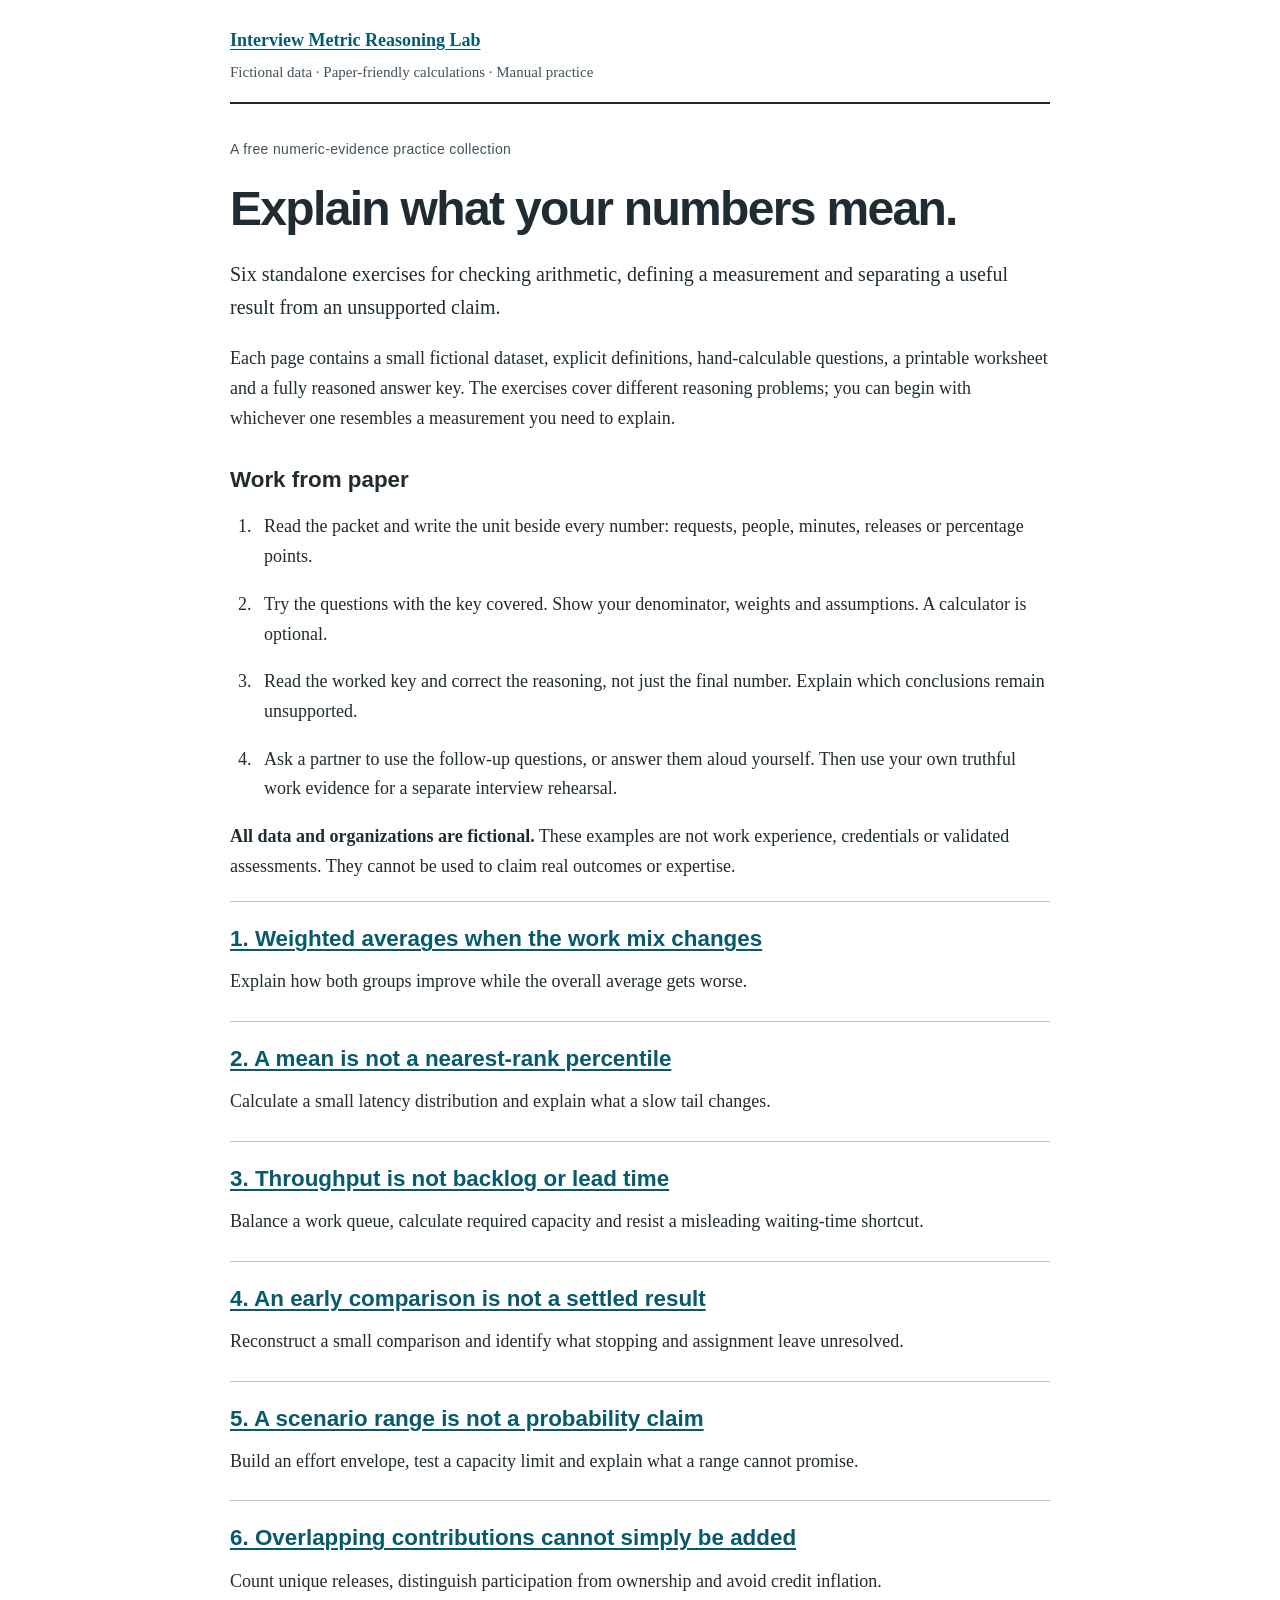
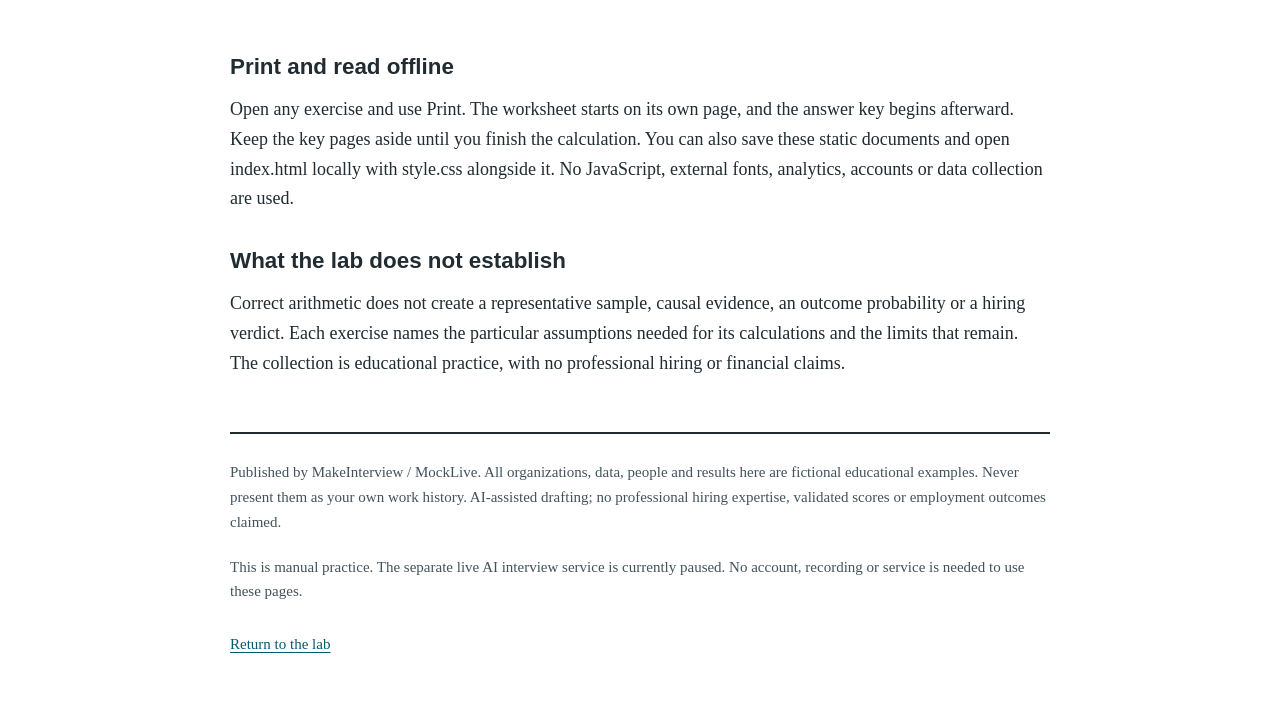
<file: index.html>
<!doctype html><html lang="en"><head><meta charset="utf-8"><meta name="viewport" content="width=device-width, initial-scale=1"><title>Six numeric-evidence exercises | Interview Metric Reasoning Lab</title><meta name="description" content="A free paper-friendly lab with fictional datasets, worksheets and reasoned numeric answer keys."><link rel="canonical" href="https://szj2ys.github.io/interview-metric-reasoning-lab/index.html"><link rel="stylesheet" href="style.css"></head><body><a class="skip" href="#main">Skip to content</a><header><a href="index.html">Interview Metric Reasoning Lab</a><p>Fictional data · Paper-friendly calculations · Manual practice</p></header><main id="main"><p class="eyebrow">A free numeric-evidence practice collection</p><h1>Explain what your numbers mean.</h1><p class="lede">Six standalone exercises for checking arithmetic, defining a measurement and separating a useful result from an unsupported claim.</p><p>Each page contains a small fictional dataset, explicit definitions, hand-calculable questions, a printable worksheet and a fully reasoned answer key. The exercises cover different reasoning problems; you can begin with whichever one resembles a measurement you need to explain.</p><h2>Work from paper</h2><ol class="steps"><li>Read the packet and write the unit beside every number: requests, people, minutes, releases or percentage points.</li><li>Try the questions with the key covered. Show your denominator, weights and assumptions. A calculator is optional.</li><li>Read the worked key and correct the reasoning, not just the final number. Explain which conclusions remain unsupported.</li><li>Ask a partner to use the follow-up questions, or answer them aloud yourself. Then use your own truthful work evidence for a separate interview rehearsal.</li></ol><p><strong>All data and organizations are fictional.</strong> These examples are not work experience, credentials or validated assessments. They cannot be used to claim real outcomes or expertise.</p><ul class="modules"><li><h2><a href="weighted-average-mix.html">1. Weighted averages when the work mix changes</a></h2><p>Explain how both groups improve while the overall average gets worse.</p></li><li><h2><a href="mean-and-percentiles.html">2. A mean is not a nearest-rank percentile</a></h2><p>Calculate a small latency distribution and explain what a slow tail changes.</p></li><li><h2><a href="throughput-and-backlog.html">3. Throughput is not backlog or lead time</a></h2><p>Balance a work queue, calculate required capacity and resist a misleading waiting-time shortcut.</p></li><li><h2><a href="early-comparison-limits.html">4. An early comparison is not a settled result</a></h2><p>Reconstruct a small comparison and identify what stopping and assignment leave unresolved.</p></li><li><h2><a href="scenario-ranges.html">5. A scenario range is not a probability claim</a></h2><p>Build an effort envelope, test a capacity limit and explain what a range cannot promise.</p></li><li><h2><a href="overlapping-contributions.html">6. Overlapping contributions cannot simply be added</a></h2><p>Count unique releases, distinguish participation from ownership and avoid credit inflation.</p></li></ul><h2>Print and read offline</h2><p>Open any exercise and use Print. The worksheet starts on its own page, and the answer key begins afterward. Keep the key pages aside until you finish the calculation. You can also save these static documents and open index.html locally with style.css alongside it. No JavaScript, external fonts, analytics, accounts or data collection are used.</p><h2>What the lab does not establish</h2><p>Correct arithmetic does not create a representative sample, causal evidence, an outcome probability or a hiring verdict. Each exercise names the particular assumptions needed for its calculations and the limits that remain. The collection is educational practice, with no professional hiring or financial claims.</p></main><footer><p>Published by MakeInterview / MockLive. All organizations, data, people and results here are fictional educational examples. Never present them as your own work history. AI-assisted drafting; no professional hiring expertise, validated scores or employment outcomes claimed.</p><p>This is manual practice. The separate live AI interview service is currently paused. No account, recording or service is needed to use these pages.</p><a href="index.html">Return to the lab</a></footer></body></html>
</file>
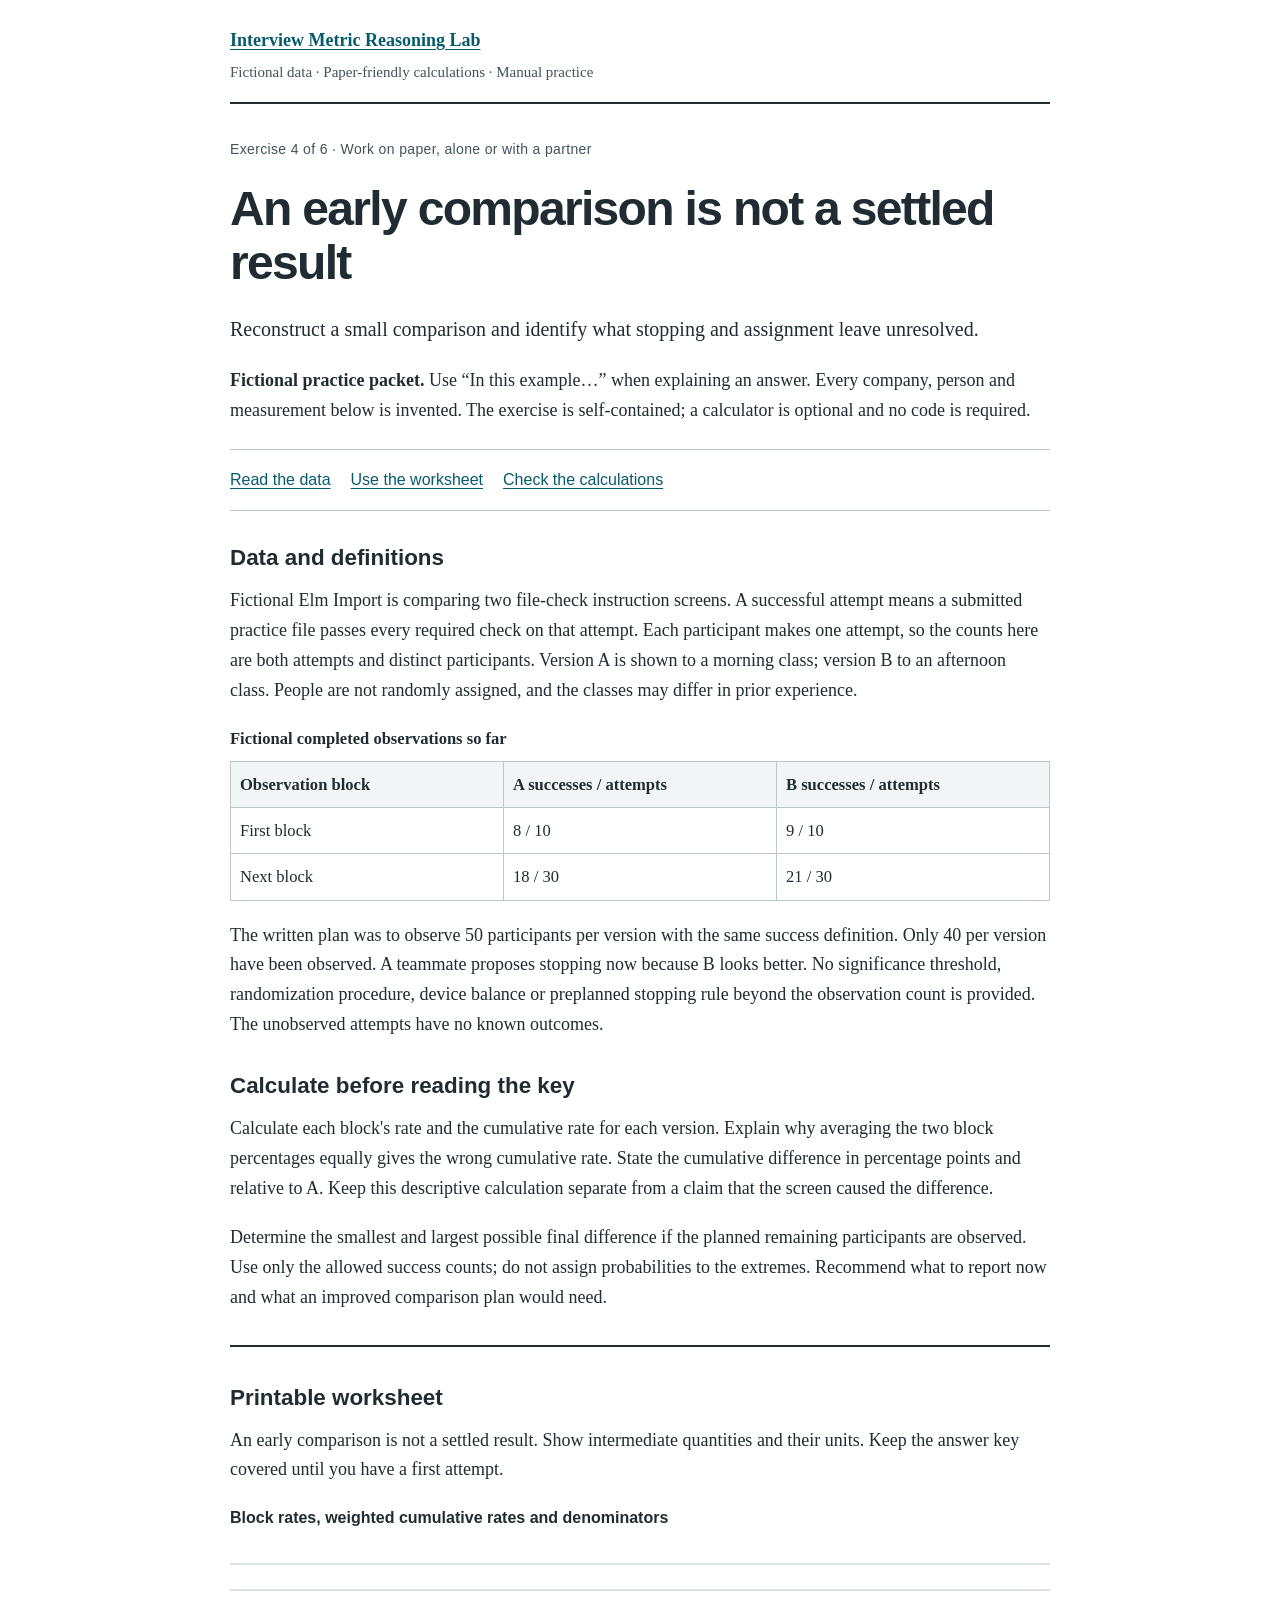
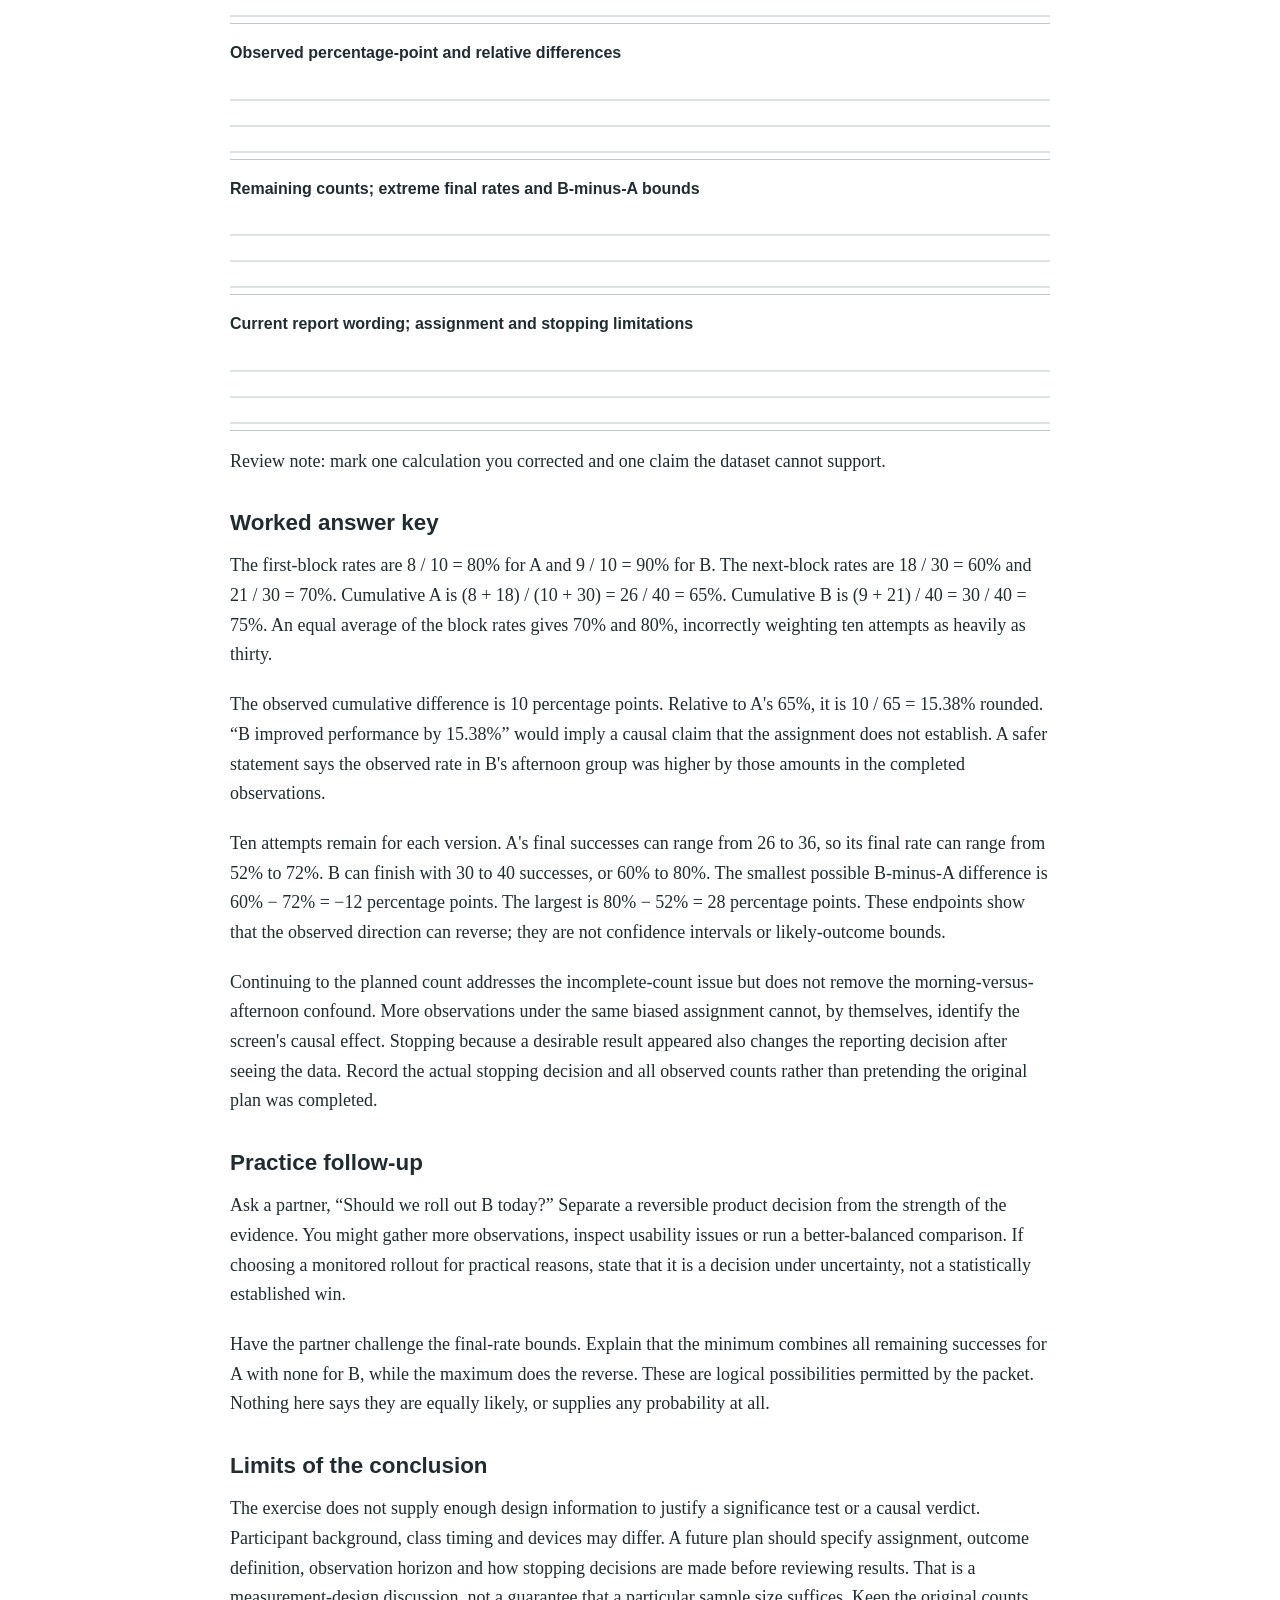
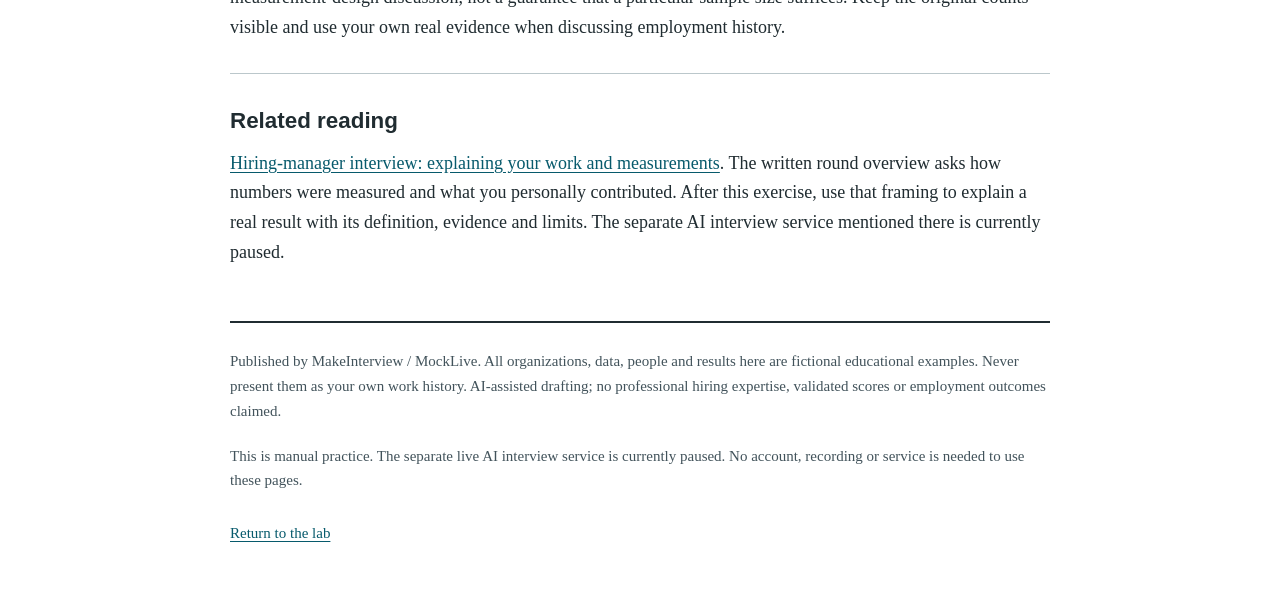
<file: early-comparison-limits.html>
<!doctype html><html lang="en"><head><meta charset="utf-8"><meta name="viewport" content="width=device-width, initial-scale=1"><title>An early comparison is not a settled result | Interview Metric Reasoning Lab</title><meta name="description" content="Reconstruct a small comparison and identify what stopping and assignment leave unresolved."><link rel="canonical" href="https://szj2ys.github.io/interview-metric-reasoning-lab/early-comparison-limits.html"><link rel="stylesheet" href="style.css"></head><body><a class="skip" href="#main">Skip to content</a><header><a href="index.html">Interview Metric Reasoning Lab</a><p>Fictional data · Paper-friendly calculations · Manual practice</p></header><main id="main"><p class="eyebrow">Exercise 4 of 6 · Work on paper, alone or with a partner</p><h1>An early comparison is not a settled result</h1><p class="lede">Reconstruct a small comparison and identify what stopping and assignment leave unresolved.</p><p><strong>Fictional practice packet.</strong> Use “In this example…” when explaining an answer. Every company, person and measurement below is invented. The exercise is self-contained; a calculator is optional and no code is required.</p><nav aria-label="Exercise sections"><a href="#packet">Read the data</a><a href="#worksheet">Use the worksheet</a><a href="#key">Check the calculations</a></nav><section id="packet"><h2>Data and definitions</h2><p>Fictional Elm Import is comparing two file-check instruction screens. A successful attempt means a submitted practice file passes every required check on that attempt. Each participant makes one attempt, so the counts here are both attempts and distinct participants. Version A is shown to a morning class; version B to an afternoon class. People are not randomly assigned, and the classes may differ in prior experience.</p><table><caption>Fictional completed observations so far</caption><thead><tr><th>Observation block</th><th>A successes / attempts</th><th>B successes / attempts</th></tr></thead><tbody><tr><td>First block</td><td>8 / 10</td><td>9 / 10</td></tr><tr><td>Next block</td><td>18 / 30</td><td>21 / 30</td></tr></tbody></table><p>The written plan was to observe 50 participants per version with the same success definition. Only 40 per version have been observed. A teammate proposes stopping now because B looks better. No significance threshold, randomization procedure, device balance or preplanned stopping rule beyond the observation count is provided. The unobserved attempts have no known outcomes.</p></section><section id="task"><h2>Calculate before reading the key</h2><p>Calculate each block's rate and the cumulative rate for each version. Explain why averaging the two block percentages equally gives the wrong cumulative rate. State the cumulative difference in percentage points and relative to A. Keep this descriptive calculation separate from a claim that the screen caused the difference.</p><p>Determine the smallest and largest possible final difference if the planned remaining participants are observed. Use only the allowed success counts; do not assign probabilities to the extremes. Recommend what to report now and what an improved comparison plan would need.</p></section><section id="worksheet" class="worksheet"><h2>Printable worksheet</h2><p>An early comparison is not a settled result. Show intermediate quantities and their units. Keep the answer key covered until you have a first attempt.</p><div class="answer"><h3>Block rates, weighted cumulative rates and denominators</h3><div class="writing-space" aria-label="Blank writing space"></div></div><div class="answer"><h3>Observed percentage-point and relative differences</h3><div class="writing-space" aria-label="Blank writing space"></div></div><div class="answer"><h3>Remaining counts; extreme final rates and B-minus-A bounds</h3><div class="writing-space" aria-label="Blank writing space"></div></div><div class="answer"><h3>Current report wording; assignment and stopping limitations</h3><div class="writing-space" aria-label="Blank writing space"></div></div><p>Review note: mark one calculation you corrected and one claim the dataset cannot support.</p></section><section id="key" class="peer"><h2>Worked answer key</h2><p>The first-block rates are 8 / 10 = 80% for A and 9 / 10 = 90% for B. The next-block rates are 18 / 30 = 60% and 21 / 30 = 70%. Cumulative A is (8 + 18) / (10 + 30) = 26 / 40 = 65%. Cumulative B is (9 + 21) / 40 = 30 / 40 = 75%. An equal average of the block rates gives 70% and 80%, incorrectly weighting ten attempts as heavily as thirty.</p><p>The observed cumulative difference is 10 percentage points. Relative to A's 65%, it is 10 / 65 = 15.38% rounded. “B improved performance by 15.38%” would imply a causal claim that the assignment does not establish. A safer statement says the observed rate in B's afternoon group was higher by those amounts in the completed observations.</p><p>Ten attempts remain for each version. A's final successes can range from 26 to 36, so its final rate can range from 52% to 72%. B can finish with 30 to 40 successes, or 60% to 80%. The smallest possible B-minus-A difference is 60% − 72% = −12 percentage points. The largest is 80% − 52% = 28 percentage points. These endpoints show that the observed direction can reverse; they are not confidence intervals or likely-outcome bounds.</p><p>Continuing to the planned count addresses the incomplete-count issue but does not remove the morning-versus-afternoon confound. More observations under the same biased assignment cannot, by themselves, identify the screen's causal effect. Stopping because a desirable result appeared also changes the reporting decision after seeing the data. Record the actual stopping decision and all observed counts rather than pretending the original plan was completed.</p></section><section id="follow"><h2>Practice follow-up</h2><p>Ask a partner, “Should we roll out B today?” Separate a reversible product decision from the strength of the evidence. You might gather more observations, inspect usability issues or run a better-balanced comparison. If choosing a monitored rollout for practical reasons, state that it is a decision under uncertainty, not a statistically established win.</p><p>Have the partner challenge the final-rate bounds. Explain that the minimum combines all remaining successes for A with none for B, while the maximum does the reverse. These are logical possibilities permitted by the packet. Nothing here says they are equally likely, or supplies any probability at all.</p></section><section id="limits"><h2>Limits of the conclusion</h2><p>The exercise does not supply enough design information to justify a significance test or a causal verdict. Participant background, class timing and devices may differ. A future plan should specify assignment, outcome definition, observation horizon and how stopping decisions are made before reviewing results. That is a measurement-design discussion, not a guarantee that a particular sample size suffices. Keep the original counts visible and use your own real evidence when discussing employment history.</p></section><aside><h2>Related reading</h2><p><a href="https://makeinterview.com/en/mock-interview/hiring-manager">Hiring-manager interview: explaining your work and measurements</a>. The written round overview asks how numbers were measured and what you personally contributed. After this exercise, use that framing to explain a real result with its definition, evidence and limits. The separate AI interview service mentioned there is currently paused.</p></aside></main><footer><p>Published by MakeInterview / MockLive. All organizations, data, people and results here are fictional educational examples. Never present them as your own work history. AI-assisted drafting; no professional hiring expertise, validated scores or employment outcomes claimed.</p><p>This is manual practice. The separate live AI interview service is currently paused. No account, recording or service is needed to use these pages.</p><a href="index.html">Return to the lab</a></footer></body></html>
</file>
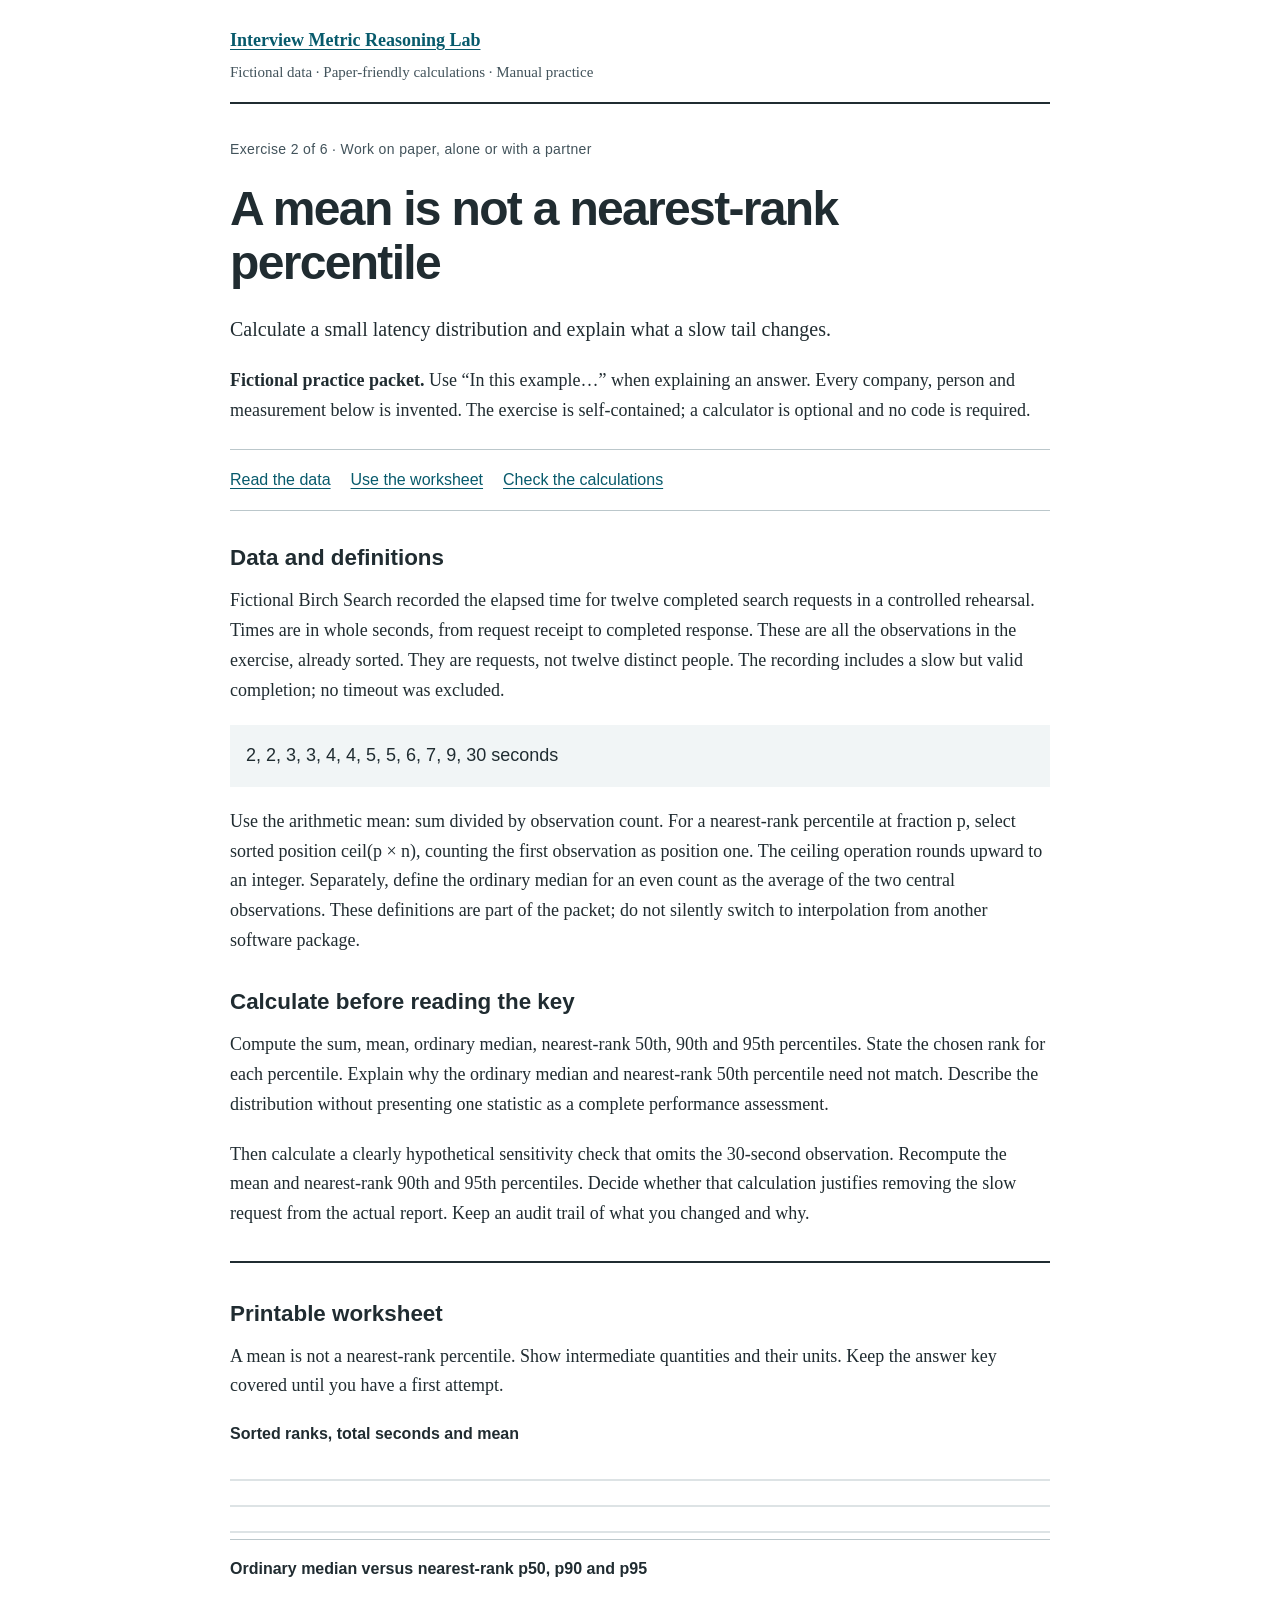
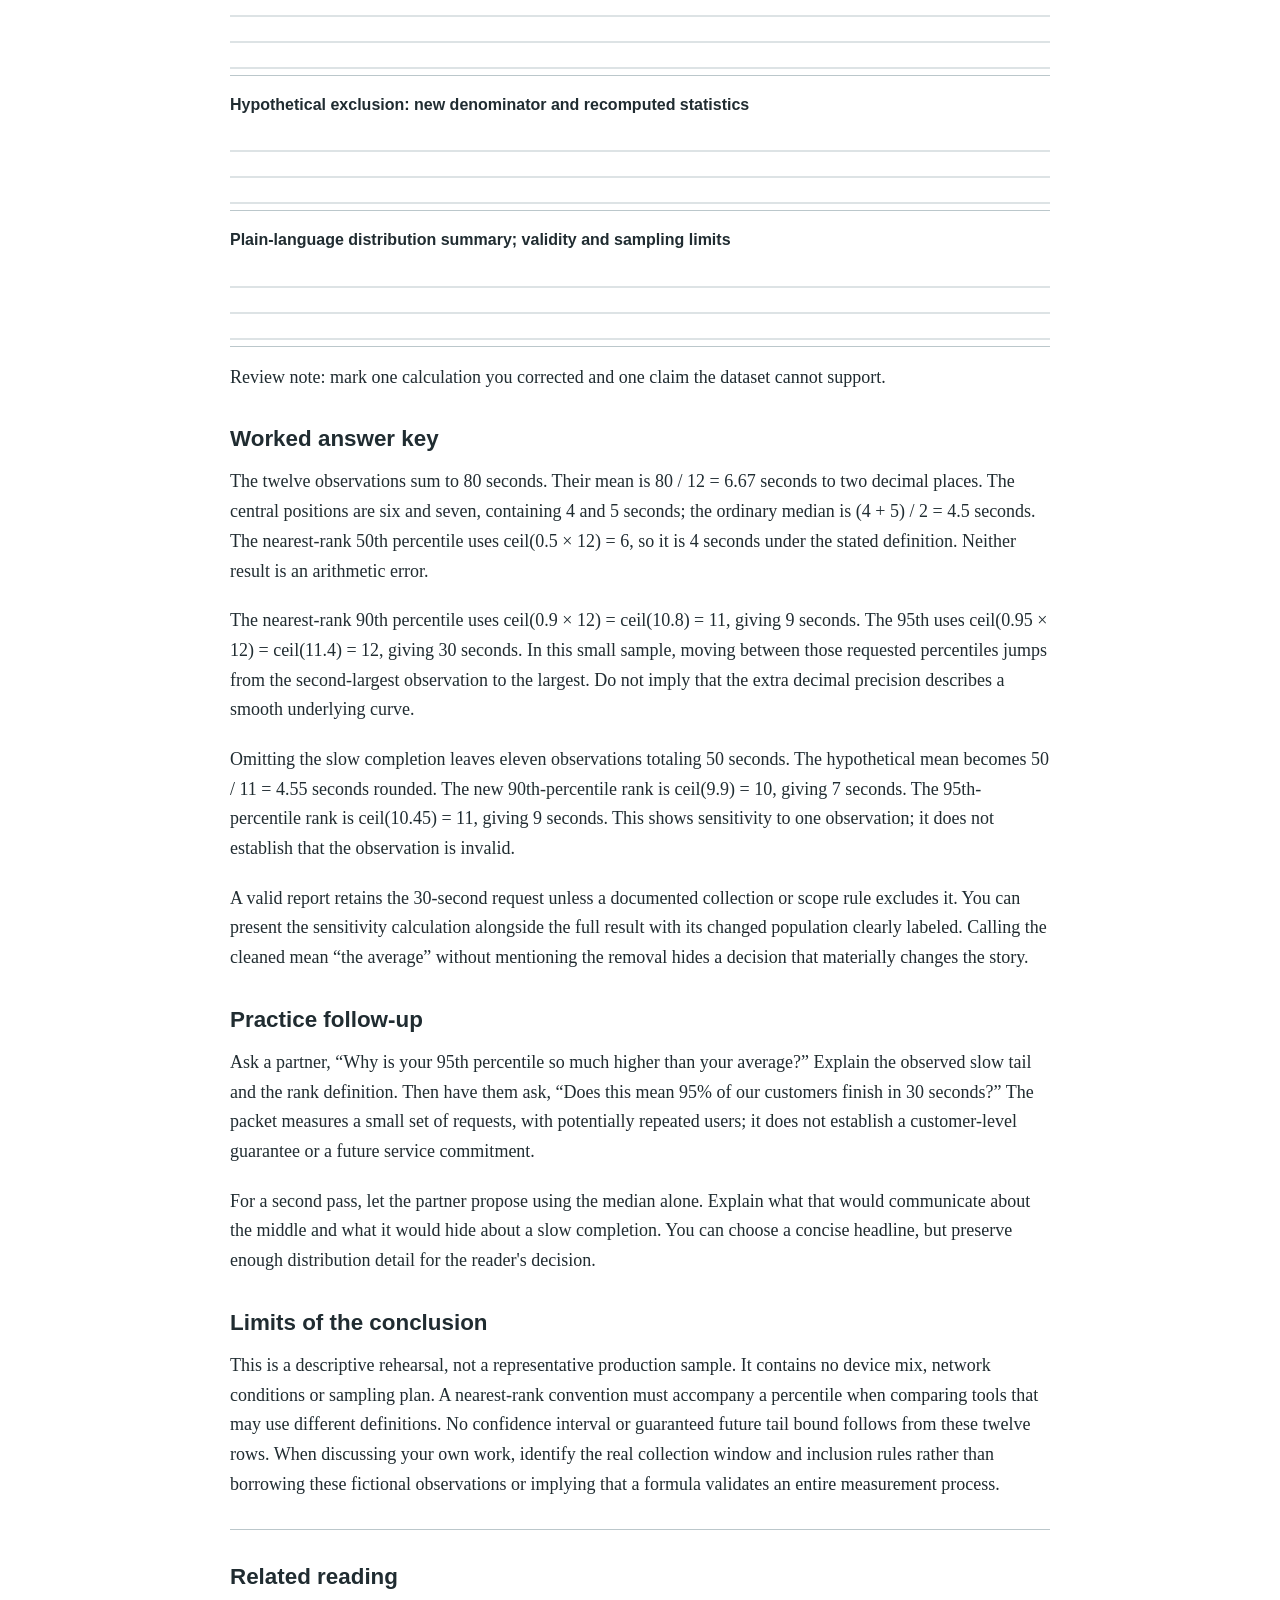
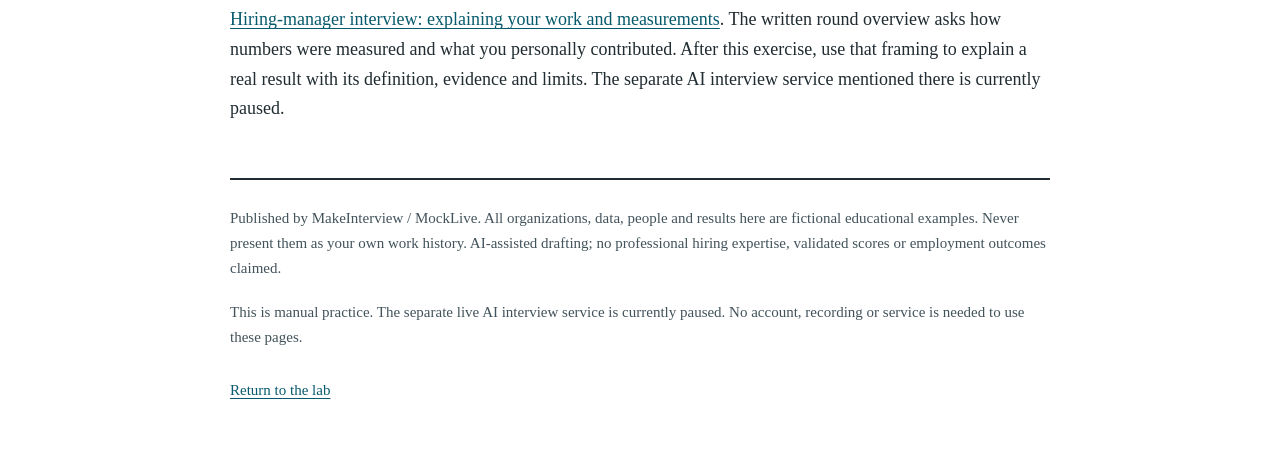
<file: mean-and-percentiles.html>
<!doctype html><html lang="en"><head><meta charset="utf-8"><meta name="viewport" content="width=device-width, initial-scale=1"><title>A mean is not a nearest-rank percentile | Interview Metric Reasoning Lab</title><meta name="description" content="Calculate a small latency distribution and explain what a slow tail changes."><link rel="canonical" href="https://szj2ys.github.io/interview-metric-reasoning-lab/mean-and-percentiles.html"><link rel="stylesheet" href="style.css"></head><body><a class="skip" href="#main">Skip to content</a><header><a href="index.html">Interview Metric Reasoning Lab</a><p>Fictional data · Paper-friendly calculations · Manual practice</p></header><main id="main"><p class="eyebrow">Exercise 2 of 6 · Work on paper, alone or with a partner</p><h1>A mean is not a nearest-rank percentile</h1><p class="lede">Calculate a small latency distribution and explain what a slow tail changes.</p><p><strong>Fictional practice packet.</strong> Use “In this example…” when explaining an answer. Every company, person and measurement below is invented. The exercise is self-contained; a calculator is optional and no code is required.</p><nav aria-label="Exercise sections"><a href="#packet">Read the data</a><a href="#worksheet">Use the worksheet</a><a href="#key">Check the calculations</a></nav><section id="packet"><h2>Data and definitions</h2><p>Fictional Birch Search recorded the elapsed time for twelve completed search requests in a controlled rehearsal. Times are in whole seconds, from request receipt to completed response. These are all the observations in the exercise, already sorted. They are requests, not twelve distinct people. The recording includes a slow but valid completion; no timeout was excluded.</p><p class="data">2, 2, 3, 3, 4, 4, 5, 5, 6, 7, 9, 30 seconds</p><p>Use the arithmetic mean: sum divided by observation count. For a nearest-rank percentile at fraction p, select sorted position ceil(p × n), counting the first observation as position one. The ceiling operation rounds upward to an integer. Separately, define the ordinary median for an even count as the average of the two central observations. These definitions are part of the packet; do not silently switch to interpolation from another software package.</p></section><section id="task"><h2>Calculate before reading the key</h2><p>Compute the sum, mean, ordinary median, nearest-rank 50th, 90th and 95th percentiles. State the chosen rank for each percentile. Explain why the ordinary median and nearest-rank 50th percentile need not match. Describe the distribution without presenting one statistic as a complete performance assessment.</p><p>Then calculate a clearly hypothetical sensitivity check that omits the 30-second observation. Recompute the mean and nearest-rank 90th and 95th percentiles. Decide whether that calculation justifies removing the slow request from the actual report. Keep an audit trail of what you changed and why.</p></section><section id="worksheet" class="worksheet"><h2>Printable worksheet</h2><p>A mean is not a nearest-rank percentile. Show intermediate quantities and their units. Keep the answer key covered until you have a first attempt.</p><div class="answer"><h3>Sorted ranks, total seconds and mean</h3><div class="writing-space" aria-label="Blank writing space"></div></div><div class="answer"><h3>Ordinary median versus nearest-rank p50, p90 and p95</h3><div class="writing-space" aria-label="Blank writing space"></div></div><div class="answer"><h3>Hypothetical exclusion: new denominator and recomputed statistics</h3><div class="writing-space" aria-label="Blank writing space"></div></div><div class="answer"><h3>Plain-language distribution summary; validity and sampling limits</h3><div class="writing-space" aria-label="Blank writing space"></div></div><p>Review note: mark one calculation you corrected and one claim the dataset cannot support.</p></section><section id="key" class="peer"><h2>Worked answer key</h2><p>The twelve observations sum to 80 seconds. Their mean is 80 / 12 = 6.67 seconds to two decimal places. The central positions are six and seven, containing 4 and 5 seconds; the ordinary median is (4 + 5) / 2 = 4.5 seconds. The nearest-rank 50th percentile uses ceil(0.5 × 12) = 6, so it is 4 seconds under the stated definition. Neither result is an arithmetic error.</p><p>The nearest-rank 90th percentile uses ceil(0.9 × 12) = ceil(10.8) = 11, giving 9 seconds. The 95th uses ceil(0.95 × 12) = ceil(11.4) = 12, giving 30 seconds. In this small sample, moving between those requested percentiles jumps from the second-largest observation to the largest. Do not imply that the extra decimal precision describes a smooth underlying curve.</p><p>Omitting the slow completion leaves eleven observations totaling 50 seconds. The hypothetical mean becomes 50 / 11 = 4.55 seconds rounded. The new 90th-percentile rank is ceil(9.9) = 10, giving 7 seconds. The 95th-percentile rank is ceil(10.45) = 11, giving 9 seconds. This shows sensitivity to one observation; it does not establish that the observation is invalid.</p><p>A valid report retains the 30-second request unless a documented collection or scope rule excludes it. You can present the sensitivity calculation alongside the full result with its changed population clearly labeled. Calling the cleaned mean “the average” without mentioning the removal hides a decision that materially changes the story.</p></section><section id="follow"><h2>Practice follow-up</h2><p>Ask a partner, “Why is your 95th percentile so much higher than your average?” Explain the observed slow tail and the rank definition. Then have them ask, “Does this mean 95% of our customers finish in 30 seconds?” The packet measures a small set of requests, with potentially repeated users; it does not establish a customer-level guarantee or a future service commitment.</p><p>For a second pass, let the partner propose using the median alone. Explain what that would communicate about the middle and what it would hide about a slow completion. You can choose a concise headline, but preserve enough distribution detail for the reader's decision.</p></section><section id="limits"><h2>Limits of the conclusion</h2><p>This is a descriptive rehearsal, not a representative production sample. It contains no device mix, network conditions or sampling plan. A nearest-rank convention must accompany a percentile when comparing tools that may use different definitions. No confidence interval or guaranteed future tail bound follows from these twelve rows. When discussing your own work, identify the real collection window and inclusion rules rather than borrowing these fictional observations or implying that a formula validates an entire measurement process.</p></section><aside><h2>Related reading</h2><p><a href="https://makeinterview.com/en/mock-interview/hiring-manager">Hiring-manager interview: explaining your work and measurements</a>. The written round overview asks how numbers were measured and what you personally contributed. After this exercise, use that framing to explain a real result with its definition, evidence and limits. The separate AI interview service mentioned there is currently paused.</p></aside></main><footer><p>Published by MakeInterview / MockLive. All organizations, data, people and results here are fictional educational examples. Never present them as your own work history. AI-assisted drafting; no professional hiring expertise, validated scores or employment outcomes claimed.</p><p>This is manual practice. The separate live AI interview service is currently paused. No account, recording or service is needed to use these pages.</p><a href="index.html">Return to the lab</a></footer></body></html>
</file>
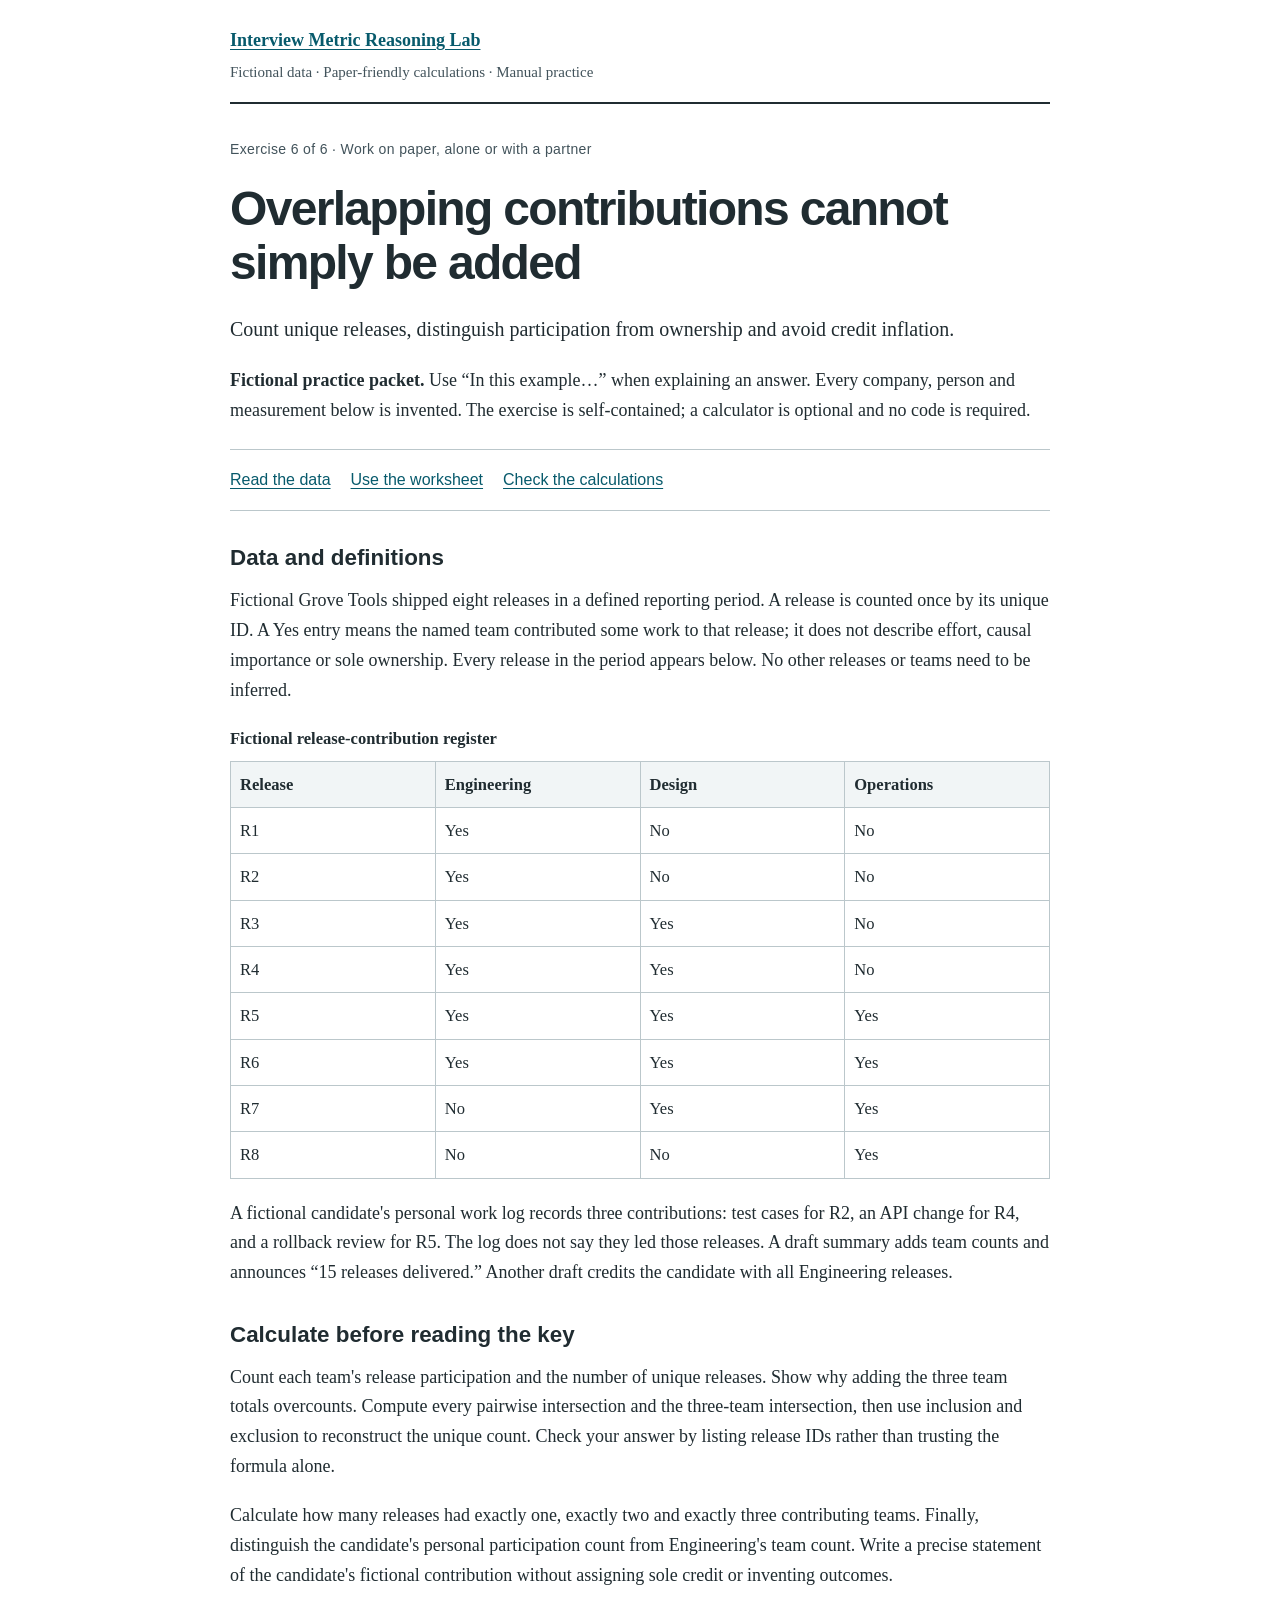
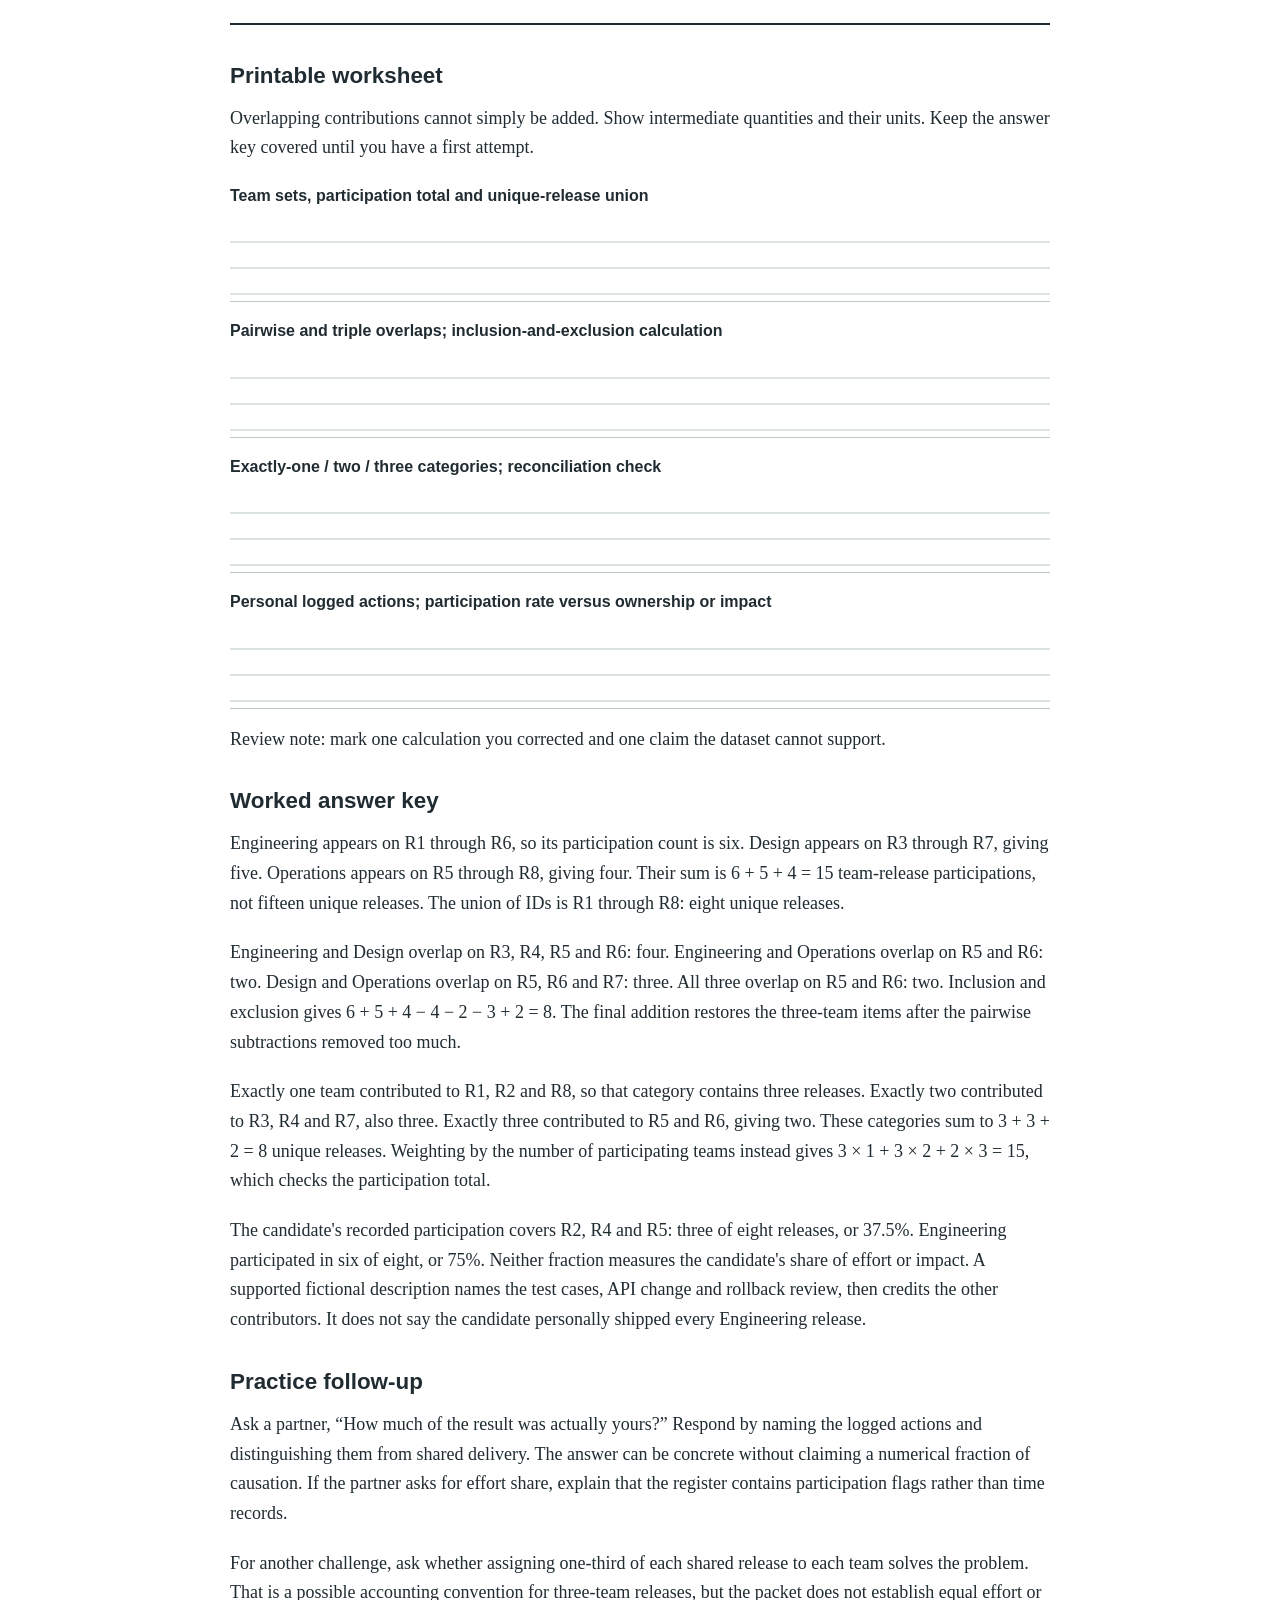
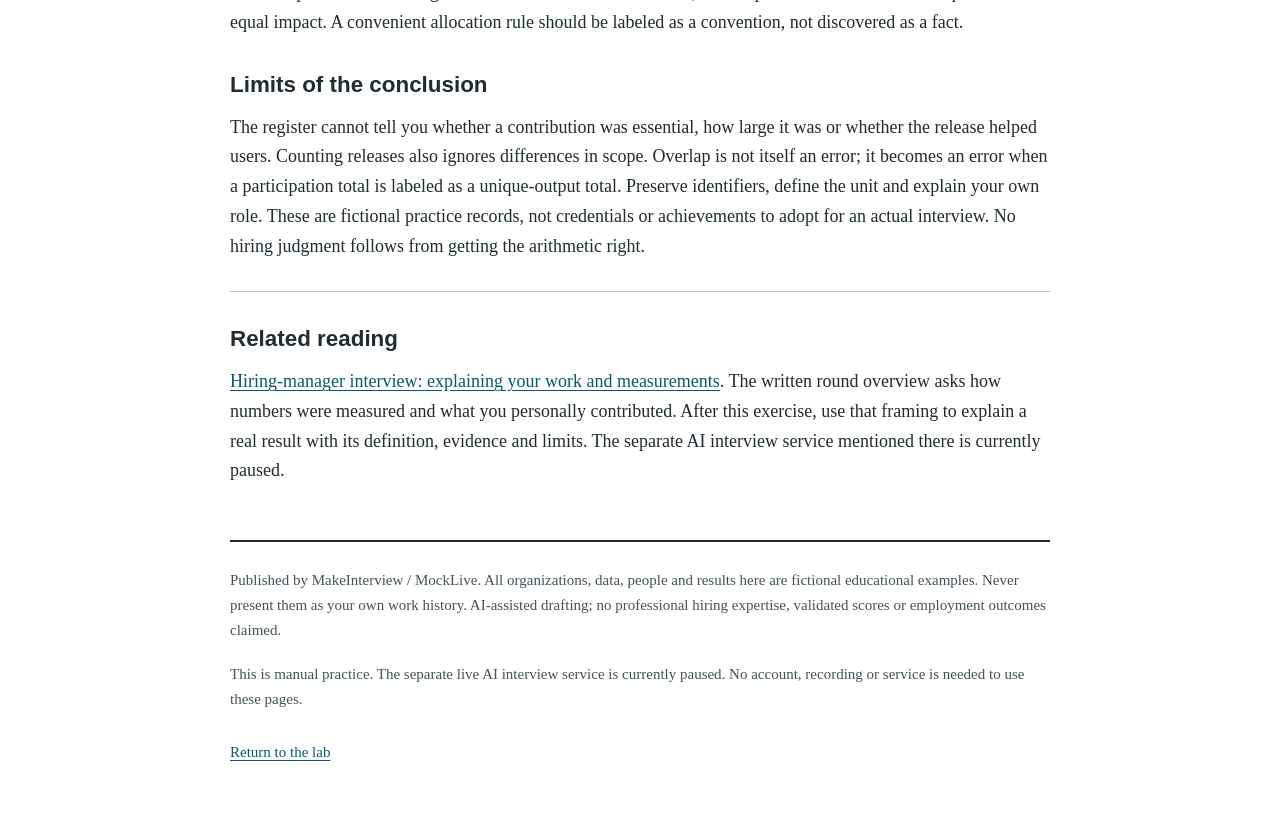
<file: overlapping-contributions.html>
<!doctype html><html lang="en"><head><meta charset="utf-8"><meta name="viewport" content="width=device-width, initial-scale=1"><title>Overlapping contributions cannot simply be added | Interview Metric Reasoning Lab</title><meta name="description" content="Count unique releases, distinguish participation from ownership and avoid credit inflation."><link rel="canonical" href="https://szj2ys.github.io/interview-metric-reasoning-lab/overlapping-contributions.html"><link rel="stylesheet" href="style.css"></head><body><a class="skip" href="#main">Skip to content</a><header><a href="index.html">Interview Metric Reasoning Lab</a><p>Fictional data · Paper-friendly calculations · Manual practice</p></header><main id="main"><p class="eyebrow">Exercise 6 of 6 · Work on paper, alone or with a partner</p><h1>Overlapping contributions cannot simply be added</h1><p class="lede">Count unique releases, distinguish participation from ownership and avoid credit inflation.</p><p><strong>Fictional practice packet.</strong> Use “In this example…” when explaining an answer. Every company, person and measurement below is invented. The exercise is self-contained; a calculator is optional and no code is required.</p><nav aria-label="Exercise sections"><a href="#packet">Read the data</a><a href="#worksheet">Use the worksheet</a><a href="#key">Check the calculations</a></nav><section id="packet"><h2>Data and definitions</h2><p>Fictional Grove Tools shipped eight releases in a defined reporting period. A release is counted once by its unique ID. A Yes entry means the named team contributed some work to that release; it does not describe effort, causal importance or sole ownership. Every release in the period appears below. No other releases or teams need to be inferred.</p><table><caption>Fictional release-contribution register</caption><thead><tr><th>Release</th><th>Engineering</th><th>Design</th><th>Operations</th></tr></thead><tbody><tr><td>R1</td><td>Yes</td><td>No</td><td>No</td></tr><tr><td>R2</td><td>Yes</td><td>No</td><td>No</td></tr><tr><td>R3</td><td>Yes</td><td>Yes</td><td>No</td></tr><tr><td>R4</td><td>Yes</td><td>Yes</td><td>No</td></tr><tr><td>R5</td><td>Yes</td><td>Yes</td><td>Yes</td></tr><tr><td>R6</td><td>Yes</td><td>Yes</td><td>Yes</td></tr><tr><td>R7</td><td>No</td><td>Yes</td><td>Yes</td></tr><tr><td>R8</td><td>No</td><td>No</td><td>Yes</td></tr></tbody></table><p>A fictional candidate's personal work log records three contributions: test cases for R2, an API change for R4, and a rollback review for R5. The log does not say they led those releases. A draft summary adds team counts and announces “15 releases delivered.” Another draft credits the candidate with all Engineering releases.</p></section><section id="task"><h2>Calculate before reading the key</h2><p>Count each team's release participation and the number of unique releases. Show why adding the three team totals overcounts. Compute every pairwise intersection and the three-team intersection, then use inclusion and exclusion to reconstruct the unique count. Check your answer by listing release IDs rather than trusting the formula alone.</p><p>Calculate how many releases had exactly one, exactly two and exactly three contributing teams. Finally, distinguish the candidate's personal participation count from Engineering's team count. Write a precise statement of the candidate's fictional contribution without assigning sole credit or inventing outcomes.</p></section><section id="worksheet" class="worksheet"><h2>Printable worksheet</h2><p>Overlapping contributions cannot simply be added. Show intermediate quantities and their units. Keep the answer key covered until you have a first attempt.</p><div class="answer"><h3>Team sets, participation total and unique-release union</h3><div class="writing-space" aria-label="Blank writing space"></div></div><div class="answer"><h3>Pairwise and triple overlaps; inclusion-and-exclusion calculation</h3><div class="writing-space" aria-label="Blank writing space"></div></div><div class="answer"><h3>Exactly-one / two / three categories; reconciliation check</h3><div class="writing-space" aria-label="Blank writing space"></div></div><div class="answer"><h3>Personal logged actions; participation rate versus ownership or impact</h3><div class="writing-space" aria-label="Blank writing space"></div></div><p>Review note: mark one calculation you corrected and one claim the dataset cannot support.</p></section><section id="key" class="peer"><h2>Worked answer key</h2><p>Engineering appears on R1 through R6, so its participation count is six. Design appears on R3 through R7, giving five. Operations appears on R5 through R8, giving four. Their sum is 6 + 5 + 4 = 15 team-release participations, not fifteen unique releases. The union of IDs is R1 through R8: eight unique releases.</p><p>Engineering and Design overlap on R3, R4, R5 and R6: four. Engineering and Operations overlap on R5 and R6: two. Design and Operations overlap on R5, R6 and R7: three. All three overlap on R5 and R6: two. Inclusion and exclusion gives 6 + 5 + 4 − 4 − 2 − 3 + 2 = 8. The final addition restores the three-team items after the pairwise subtractions removed too much.</p><p>Exactly one team contributed to R1, R2 and R8, so that category contains three releases. Exactly two contributed to R3, R4 and R7, also three. Exactly three contributed to R5 and R6, giving two. These categories sum to 3 + 3 + 2 = 8 unique releases. Weighting by the number of participating teams instead gives 3 × 1 + 3 × 2 + 2 × 3 = 15, which checks the participation total.</p><p>The candidate's recorded participation covers R2, R4 and R5: three of eight releases, or 37.5%. Engineering participated in six of eight, or 75%. Neither fraction measures the candidate's share of effort or impact. A supported fictional description names the test cases, API change and rollback review, then credits the other contributors. It does not say the candidate personally shipped every Engineering release.</p></section><section id="follow"><h2>Practice follow-up</h2><p>Ask a partner, “How much of the result was actually yours?” Respond by naming the logged actions and distinguishing them from shared delivery. The answer can be concrete without claiming a numerical fraction of causation. If the partner asks for effort share, explain that the register contains participation flags rather than time records.</p><p>For another challenge, ask whether assigning one-third of each shared release to each team solves the problem. That is a possible accounting convention for three-team releases, but the packet does not establish equal effort or equal impact. A convenient allocation rule should be labeled as a convention, not discovered as a fact.</p></section><section id="limits"><h2>Limits of the conclusion</h2><p>The register cannot tell you whether a contribution was essential, how large it was or whether the release helped users. Counting releases also ignores differences in scope. Overlap is not itself an error; it becomes an error when a participation total is labeled as a unique-output total. Preserve identifiers, define the unit and explain your own role. These are fictional practice records, not credentials or achievements to adopt for an actual interview. No hiring judgment follows from getting the arithmetic right.</p></section><aside><h2>Related reading</h2><p><a href="https://makeinterview.com/en/mock-interview/hiring-manager">Hiring-manager interview: explaining your work and measurements</a>. The written round overview asks how numbers were measured and what you personally contributed. After this exercise, use that framing to explain a real result with its definition, evidence and limits. The separate AI interview service mentioned there is currently paused.</p></aside></main><footer><p>Published by MakeInterview / MockLive. All organizations, data, people and results here are fictional educational examples. Never present them as your own work history. AI-assisted drafting; no professional hiring expertise, validated scores or employment outcomes claimed.</p><p>This is manual practice. The separate live AI interview service is currently paused. No account, recording or service is needed to use these pages.</p><a href="index.html">Return to the lab</a></footer></body></html>
</file>
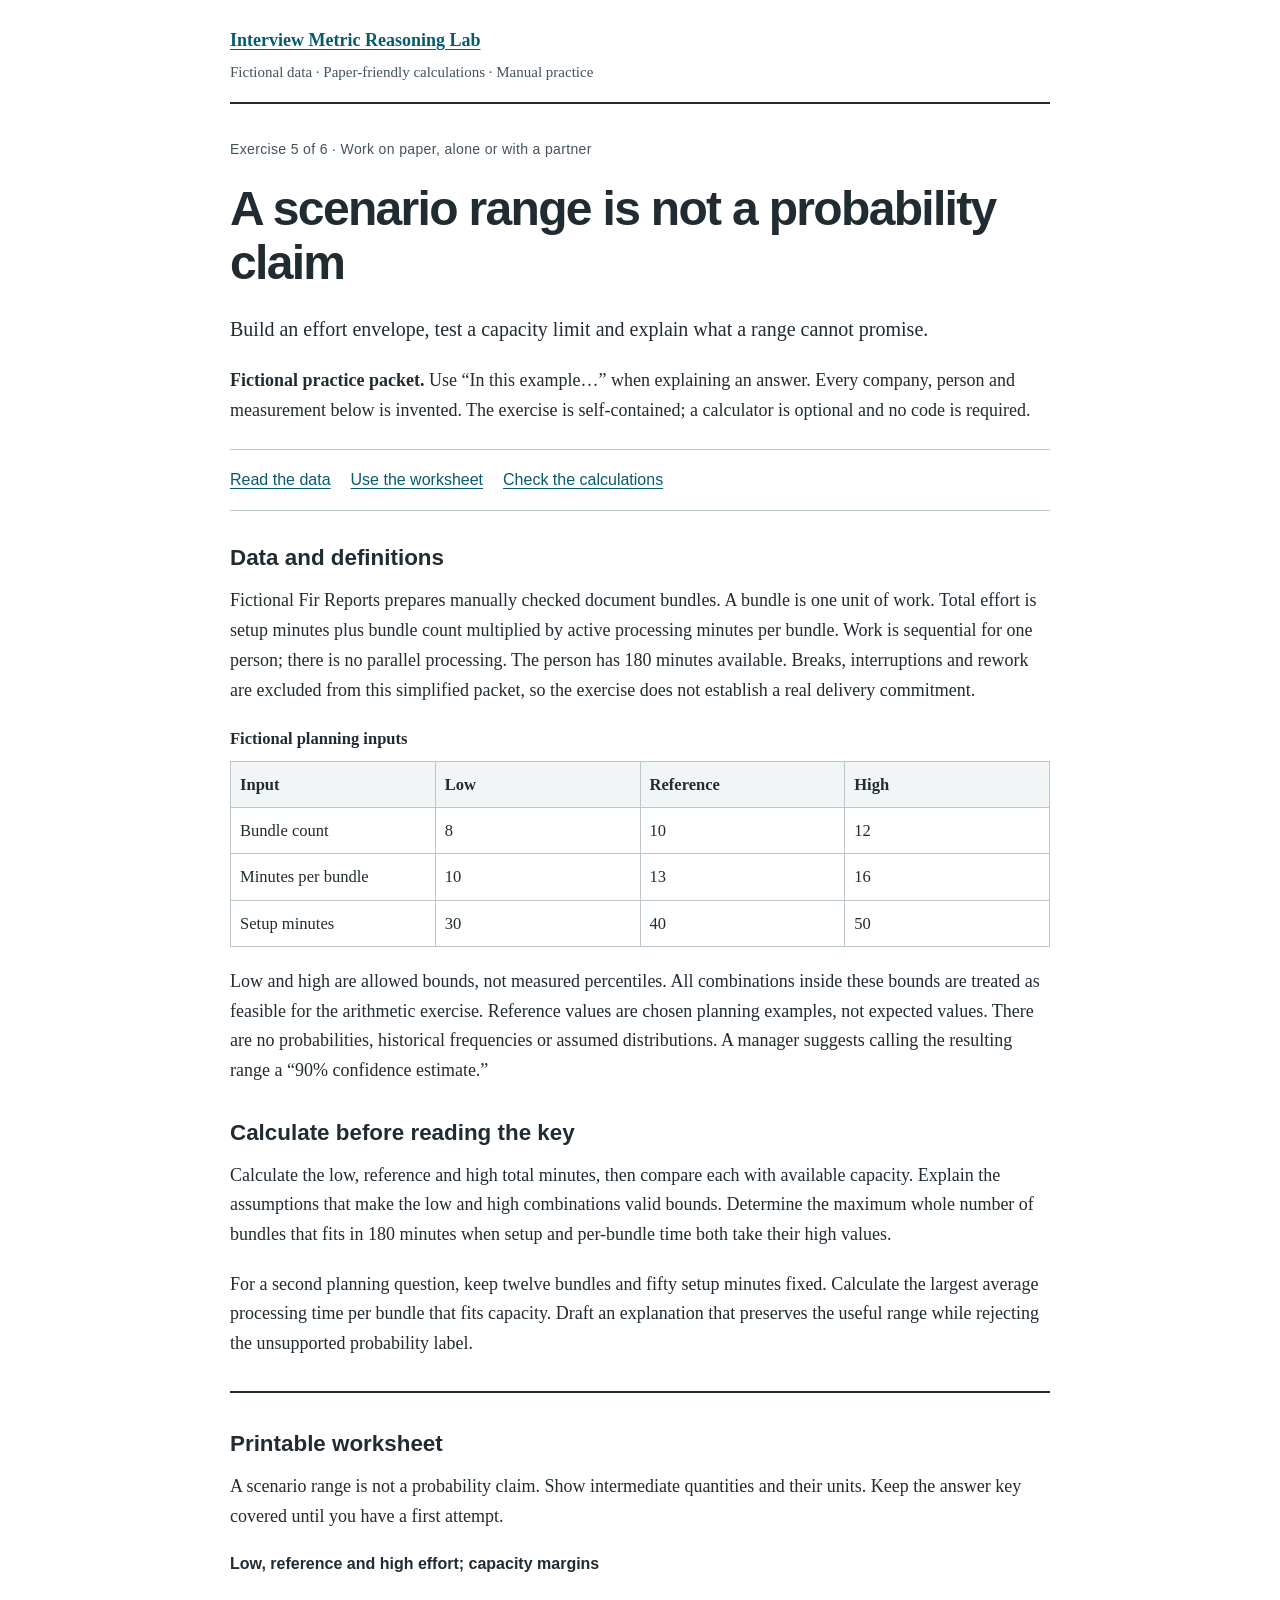
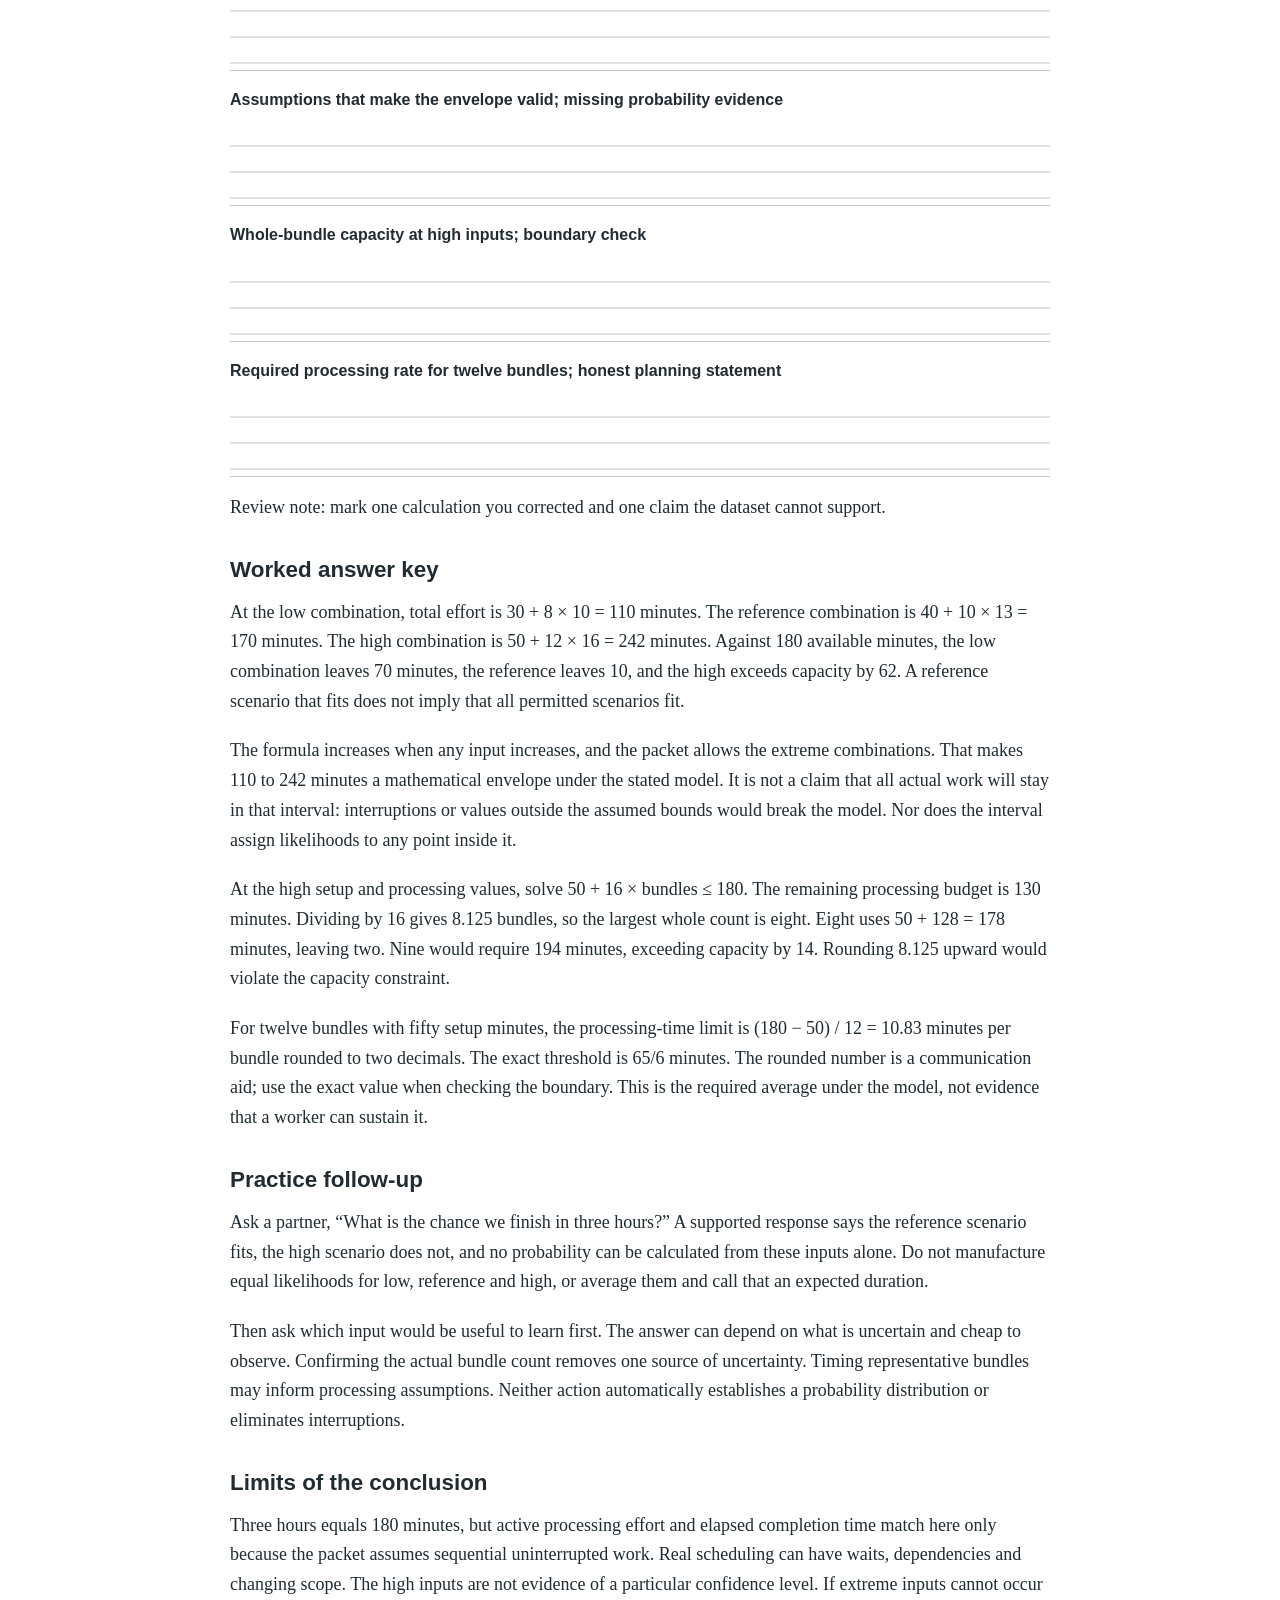
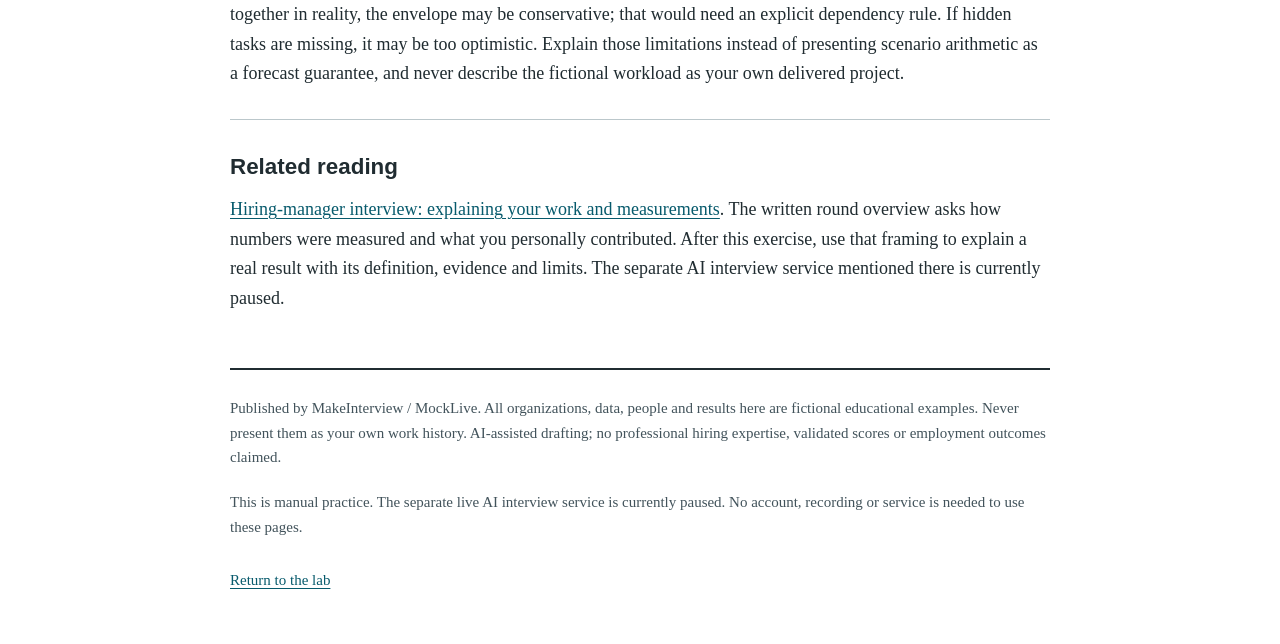
<file: scenario-ranges.html>
<!doctype html><html lang="en"><head><meta charset="utf-8"><meta name="viewport" content="width=device-width, initial-scale=1"><title>A scenario range is not a probability claim | Interview Metric Reasoning Lab</title><meta name="description" content="Build an effort envelope, test a capacity limit and explain what a range cannot promise."><link rel="canonical" href="https://szj2ys.github.io/interview-metric-reasoning-lab/scenario-ranges.html"><link rel="stylesheet" href="style.css"></head><body><a class="skip" href="#main">Skip to content</a><header><a href="index.html">Interview Metric Reasoning Lab</a><p>Fictional data · Paper-friendly calculations · Manual practice</p></header><main id="main"><p class="eyebrow">Exercise 5 of 6 · Work on paper, alone or with a partner</p><h1>A scenario range is not a probability claim</h1><p class="lede">Build an effort envelope, test a capacity limit and explain what a range cannot promise.</p><p><strong>Fictional practice packet.</strong> Use “In this example…” when explaining an answer. Every company, person and measurement below is invented. The exercise is self-contained; a calculator is optional and no code is required.</p><nav aria-label="Exercise sections"><a href="#packet">Read the data</a><a href="#worksheet">Use the worksheet</a><a href="#key">Check the calculations</a></nav><section id="packet"><h2>Data and definitions</h2><p>Fictional Fir Reports prepares manually checked document bundles. A bundle is one unit of work. Total effort is setup minutes plus bundle count multiplied by active processing minutes per bundle. Work is sequential for one person; there is no parallel processing. The person has 180 minutes available. Breaks, interruptions and rework are excluded from this simplified packet, so the exercise does not establish a real delivery commitment.</p><table><caption>Fictional planning inputs</caption><thead><tr><th>Input</th><th>Low</th><th>Reference</th><th>High</th></tr></thead><tbody><tr><td>Bundle count</td><td>8</td><td>10</td><td>12</td></tr><tr><td>Minutes per bundle</td><td>10</td><td>13</td><td>16</td></tr><tr><td>Setup minutes</td><td>30</td><td>40</td><td>50</td></tr></tbody></table><p>Low and high are allowed bounds, not measured percentiles. All combinations inside these bounds are treated as feasible for the arithmetic exercise. Reference values are chosen planning examples, not expected values. There are no probabilities, historical frequencies or assumed distributions. A manager suggests calling the resulting range a “90% confidence estimate.”</p></section><section id="task"><h2>Calculate before reading the key</h2><p>Calculate the low, reference and high total minutes, then compare each with available capacity. Explain the assumptions that make the low and high combinations valid bounds. Determine the maximum whole number of bundles that fits in 180 minutes when setup and per-bundle time both take their high values.</p><p>For a second planning question, keep twelve bundles and fifty setup minutes fixed. Calculate the largest average processing time per bundle that fits capacity. Draft an explanation that preserves the useful range while rejecting the unsupported probability label.</p></section><section id="worksheet" class="worksheet"><h2>Printable worksheet</h2><p>A scenario range is not a probability claim. Show intermediate quantities and their units. Keep the answer key covered until you have a first attempt.</p><div class="answer"><h3>Low, reference and high effort; capacity margins</h3><div class="writing-space" aria-label="Blank writing space"></div></div><div class="answer"><h3>Assumptions that make the envelope valid; missing probability evidence</h3><div class="writing-space" aria-label="Blank writing space"></div></div><div class="answer"><h3>Whole-bundle capacity at high inputs; boundary check</h3><div class="writing-space" aria-label="Blank writing space"></div></div><div class="answer"><h3>Required processing rate for twelve bundles; honest planning statement</h3><div class="writing-space" aria-label="Blank writing space"></div></div><p>Review note: mark one calculation you corrected and one claim the dataset cannot support.</p></section><section id="key" class="peer"><h2>Worked answer key</h2><p>At the low combination, total effort is 30 + 8 × 10 = 110 minutes. The reference combination is 40 + 10 × 13 = 170 minutes. The high combination is 50 + 12 × 16 = 242 minutes. Against 180 available minutes, the low combination leaves 70 minutes, the reference leaves 10, and the high exceeds capacity by 62. A reference scenario that fits does not imply that all permitted scenarios fit.</p><p>The formula increases when any input increases, and the packet allows the extreme combinations. That makes 110 to 242 minutes a mathematical envelope under the stated model. It is not a claim that all actual work will stay in that interval: interruptions or values outside the assumed bounds would break the model. Nor does the interval assign likelihoods to any point inside it.</p><p>At the high setup and processing values, solve 50 + 16 × bundles ≤ 180. The remaining processing budget is 130 minutes. Dividing by 16 gives 8.125 bundles, so the largest whole count is eight. Eight uses 50 + 128 = 178 minutes, leaving two. Nine would require 194 minutes, exceeding capacity by 14. Rounding 8.125 upward would violate the capacity constraint.</p><p>For twelve bundles with fifty setup minutes, the processing-time limit is (180 − 50) / 12 = 10.83 minutes per bundle rounded to two decimals. The exact threshold is 65/6 minutes. The rounded number is a communication aid; use the exact value when checking the boundary. This is the required average under the model, not evidence that a worker can sustain it.</p></section><section id="follow"><h2>Practice follow-up</h2><p>Ask a partner, “What is the chance we finish in three hours?” A supported response says the reference scenario fits, the high scenario does not, and no probability can be calculated from these inputs alone. Do not manufacture equal likelihoods for low, reference and high, or average them and call that an expected duration.</p><p>Then ask which input would be useful to learn first. The answer can depend on what is uncertain and cheap to observe. Confirming the actual bundle count removes one source of uncertainty. Timing representative bundles may inform processing assumptions. Neither action automatically establishes a probability distribution or eliminates interruptions.</p></section><section id="limits"><h2>Limits of the conclusion</h2><p>Three hours equals 180 minutes, but active processing effort and elapsed completion time match here only because the packet assumes sequential uninterrupted work. Real scheduling can have waits, dependencies and changing scope. The high inputs are not evidence of a particular confidence level. If extreme inputs cannot occur together in reality, the envelope may be conservative; that would need an explicit dependency rule. If hidden tasks are missing, it may be too optimistic. Explain those limitations instead of presenting scenario arithmetic as a forecast guarantee, and never describe the fictional workload as your own delivered project.</p></section><aside><h2>Related reading</h2><p><a href="https://makeinterview.com/en/mock-interview/hiring-manager">Hiring-manager interview: explaining your work and measurements</a>. The written round overview asks how numbers were measured and what you personally contributed. After this exercise, use that framing to explain a real result with its definition, evidence and limits. The separate AI interview service mentioned there is currently paused.</p></aside></main><footer><p>Published by MakeInterview / MockLive. All organizations, data, people and results here are fictional educational examples. Never present them as your own work history. AI-assisted drafting; no professional hiring expertise, validated scores or employment outcomes claimed.</p><p>This is manual practice. The separate live AI interview service is currently paused. No account, recording or service is needed to use these pages.</p><a href="index.html">Return to the lab</a></footer></body></html>
</file>
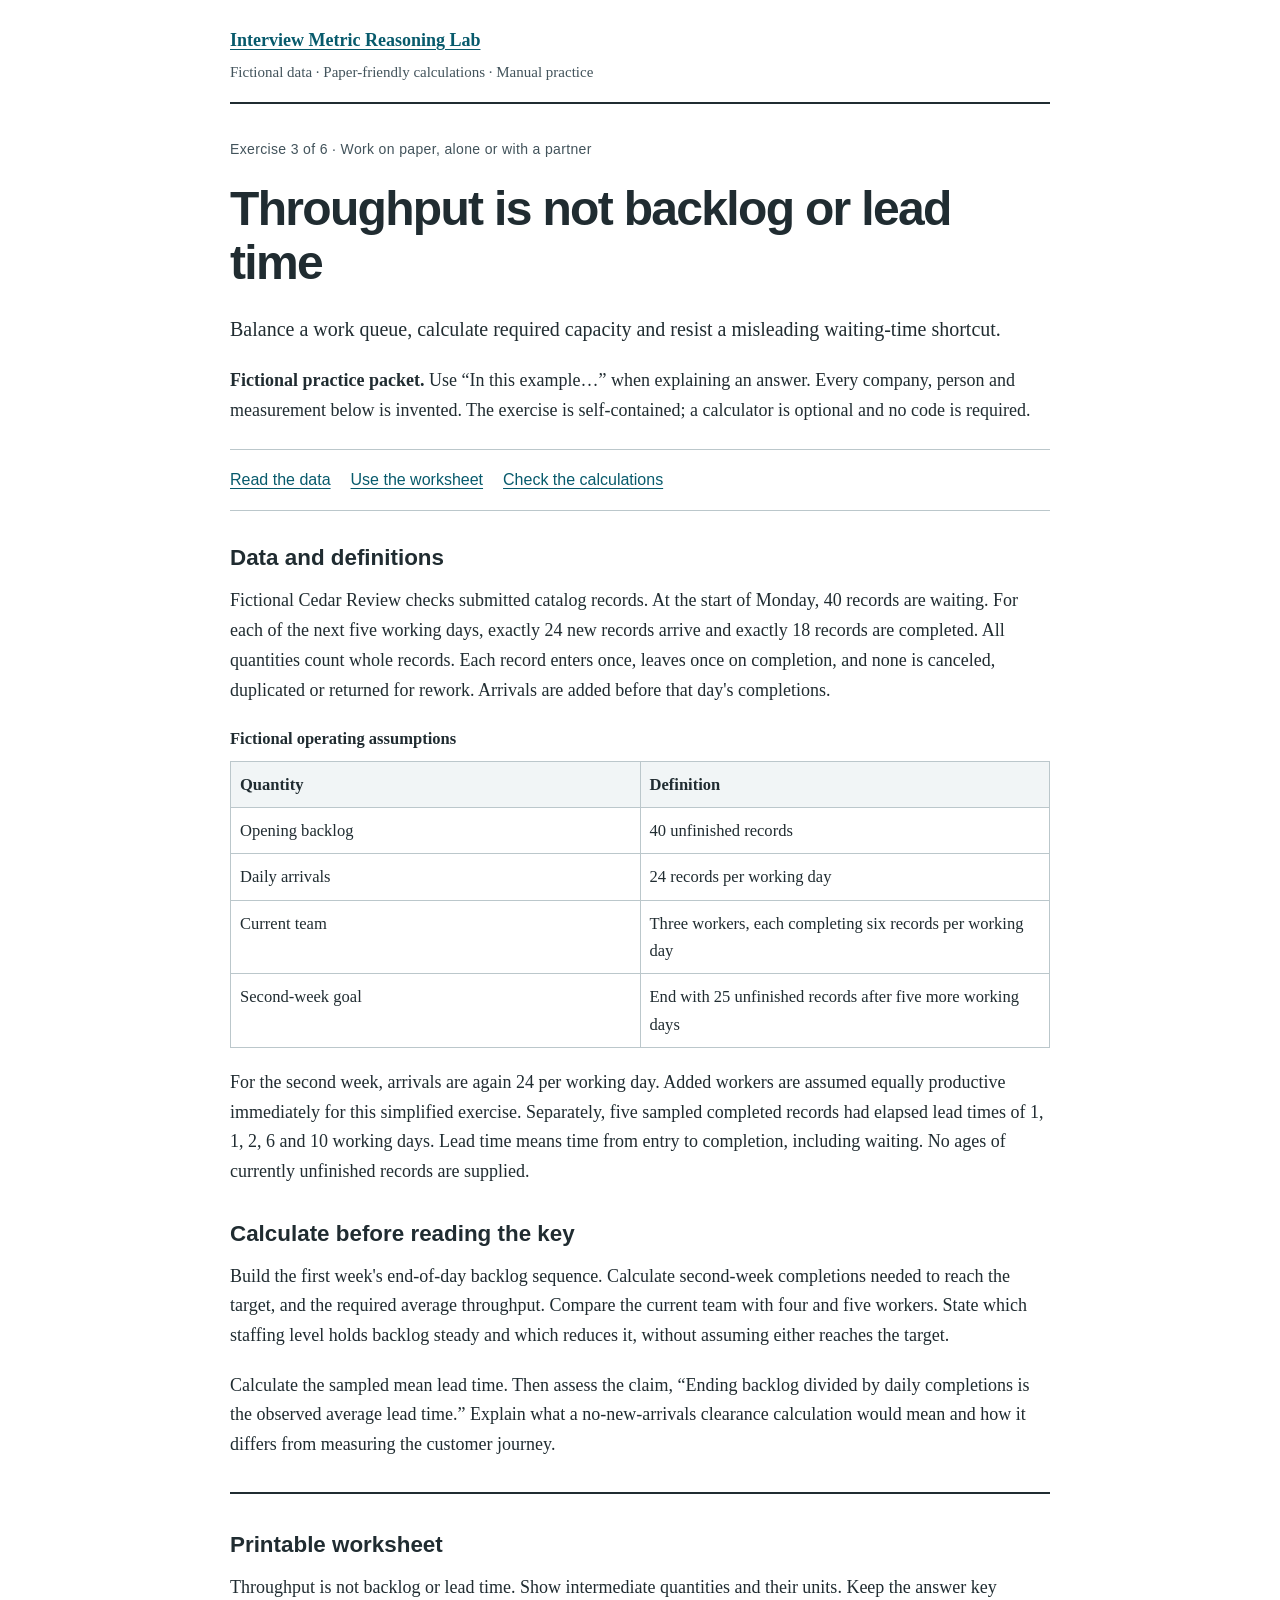
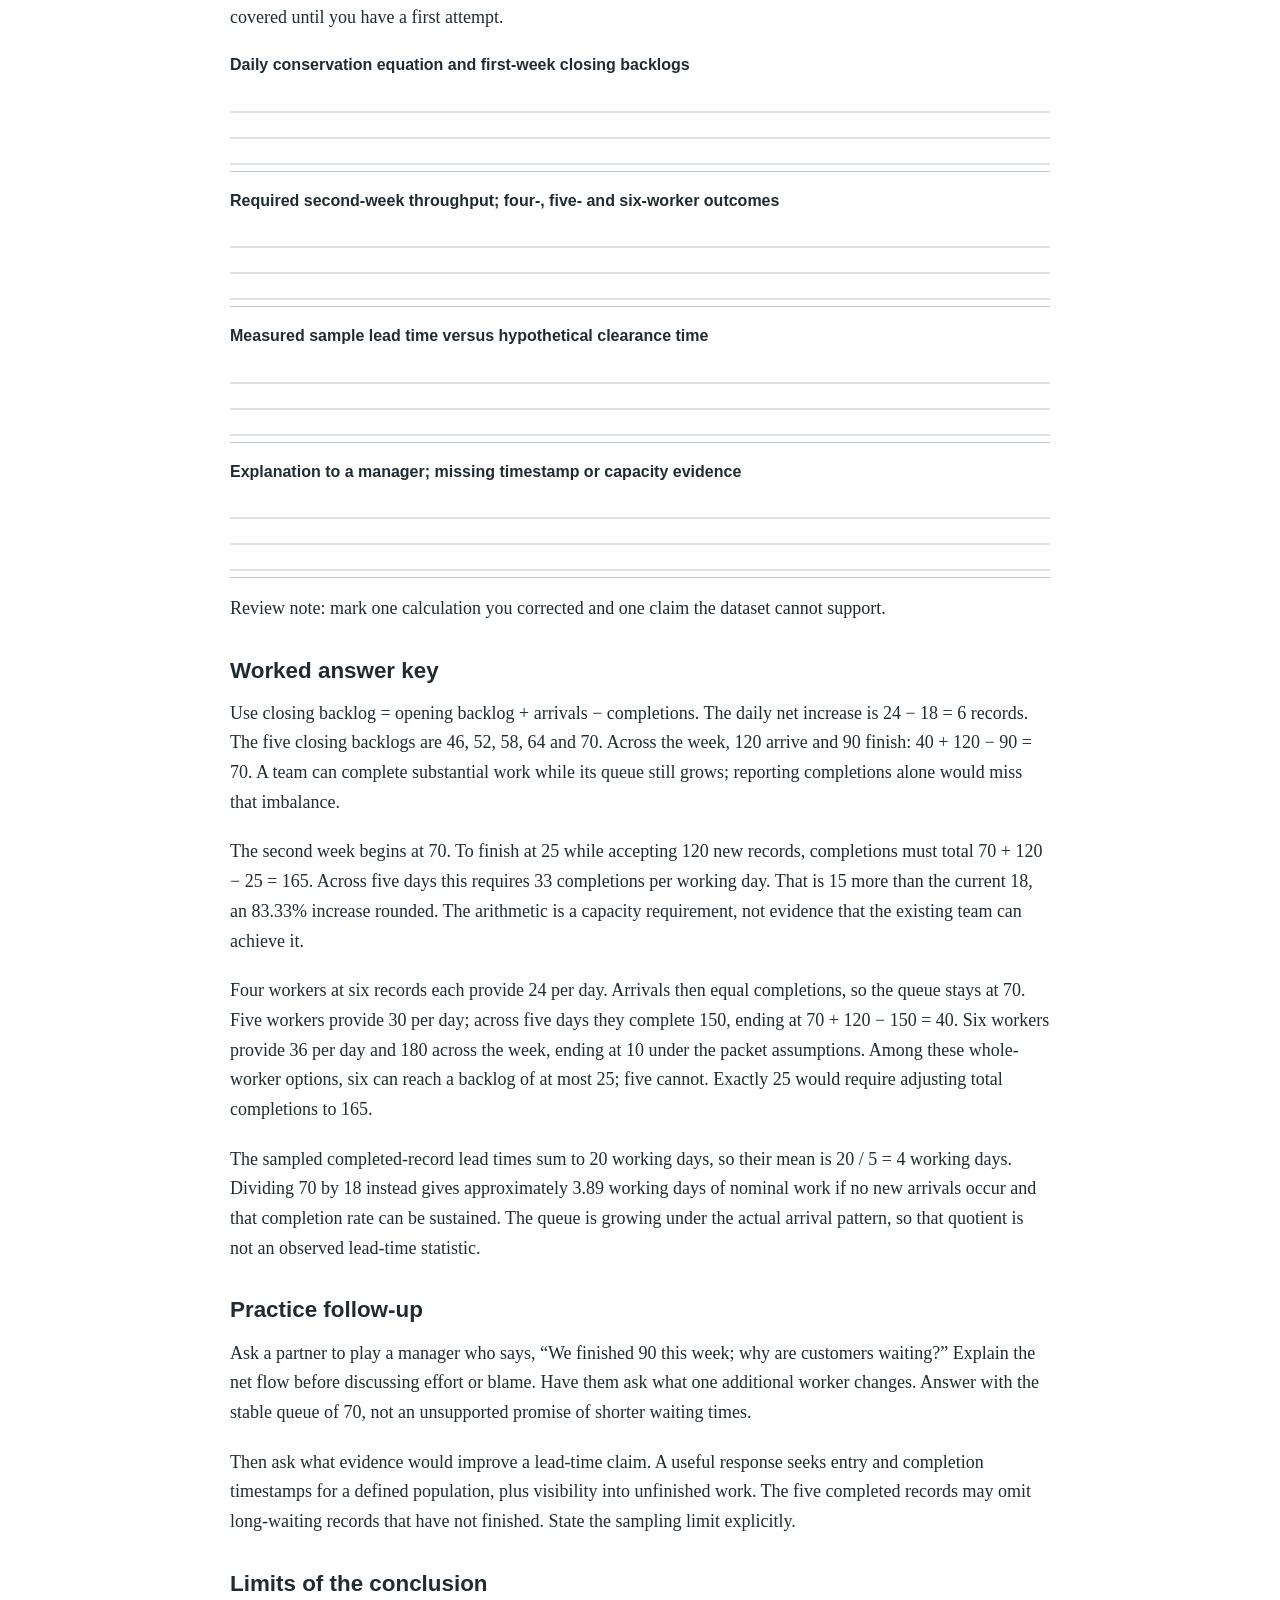
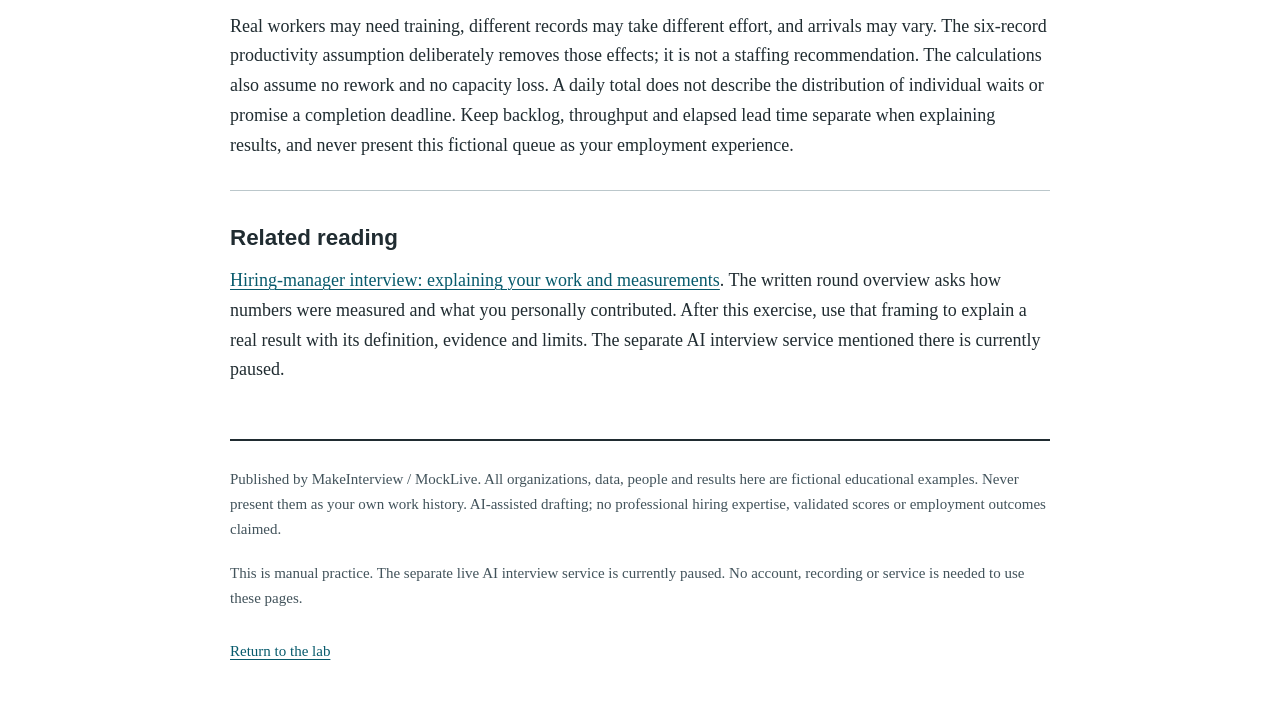
<file: throughput-and-backlog.html>
<!doctype html><html lang="en"><head><meta charset="utf-8"><meta name="viewport" content="width=device-width, initial-scale=1"><title>Throughput is not backlog or lead time | Interview Metric Reasoning Lab</title><meta name="description" content="Balance a work queue, calculate required capacity and resist a misleading waiting-time shortcut."><link rel="canonical" href="https://szj2ys.github.io/interview-metric-reasoning-lab/throughput-and-backlog.html"><link rel="stylesheet" href="style.css"></head><body><a class="skip" href="#main">Skip to content</a><header><a href="index.html">Interview Metric Reasoning Lab</a><p>Fictional data · Paper-friendly calculations · Manual practice</p></header><main id="main"><p class="eyebrow">Exercise 3 of 6 · Work on paper, alone or with a partner</p><h1>Throughput is not backlog or lead time</h1><p class="lede">Balance a work queue, calculate required capacity and resist a misleading waiting-time shortcut.</p><p><strong>Fictional practice packet.</strong> Use “In this example…” when explaining an answer. Every company, person and measurement below is invented. The exercise is self-contained; a calculator is optional and no code is required.</p><nav aria-label="Exercise sections"><a href="#packet">Read the data</a><a href="#worksheet">Use the worksheet</a><a href="#key">Check the calculations</a></nav><section id="packet"><h2>Data and definitions</h2><p>Fictional Cedar Review checks submitted catalog records. At the start of Monday, 40 records are waiting. For each of the next five working days, exactly 24 new records arrive and exactly 18 records are completed. All quantities count whole records. Each record enters once, leaves once on completion, and none is canceled, duplicated or returned for rework. Arrivals are added before that day's completions.</p><table><caption>Fictional operating assumptions</caption><thead><tr><th>Quantity</th><th>Definition</th></tr></thead><tbody><tr><td>Opening backlog</td><td>40 unfinished records</td></tr><tr><td>Daily arrivals</td><td>24 records per working day</td></tr><tr><td>Current team</td><td>Three workers, each completing six records per working day</td></tr><tr><td>Second-week goal</td><td>End with 25 unfinished records after five more working days</td></tr></tbody></table><p>For the second week, arrivals are again 24 per working day. Added workers are assumed equally productive immediately for this simplified exercise. Separately, five sampled completed records had elapsed lead times of 1, 1, 2, 6 and 10 working days. Lead time means time from entry to completion, including waiting. No ages of currently unfinished records are supplied.</p></section><section id="task"><h2>Calculate before reading the key</h2><p>Build the first week's end-of-day backlog sequence. Calculate second-week completions needed to reach the target, and the required average throughput. Compare the current team with four and five workers. State which staffing level holds backlog steady and which reduces it, without assuming either reaches the target.</p><p>Calculate the sampled mean lead time. Then assess the claim, “Ending backlog divided by daily completions is the observed average lead time.” Explain what a no-new-arrivals clearance calculation would mean and how it differs from measuring the customer journey.</p></section><section id="worksheet" class="worksheet"><h2>Printable worksheet</h2><p>Throughput is not backlog or lead time. Show intermediate quantities and their units. Keep the answer key covered until you have a first attempt.</p><div class="answer"><h3>Daily conservation equation and first-week closing backlogs</h3><div class="writing-space" aria-label="Blank writing space"></div></div><div class="answer"><h3>Required second-week throughput; four-, five- and six-worker outcomes</h3><div class="writing-space" aria-label="Blank writing space"></div></div><div class="answer"><h3>Measured sample lead time versus hypothetical clearance time</h3><div class="writing-space" aria-label="Blank writing space"></div></div><div class="answer"><h3>Explanation to a manager; missing timestamp or capacity evidence</h3><div class="writing-space" aria-label="Blank writing space"></div></div><p>Review note: mark one calculation you corrected and one claim the dataset cannot support.</p></section><section id="key" class="peer"><h2>Worked answer key</h2><p>Use closing backlog = opening backlog + arrivals − completions. The daily net increase is 24 − 18 = 6 records. The five closing backlogs are 46, 52, 58, 64 and 70. Across the week, 120 arrive and 90 finish: 40 + 120 − 90 = 70. A team can complete substantial work while its queue still grows; reporting completions alone would miss that imbalance.</p><p>The second week begins at 70. To finish at 25 while accepting 120 new records, completions must total 70 + 120 − 25 = 165. Across five days this requires 33 completions per working day. That is 15 more than the current 18, an 83.33% increase rounded. The arithmetic is a capacity requirement, not evidence that the existing team can achieve it.</p><p>Four workers at six records each provide 24 per day. Arrivals then equal completions, so the queue stays at 70. Five workers provide 30 per day; across five days they complete 150, ending at 70 + 120 − 150 = 40. Six workers provide 36 per day and 180 across the week, ending at 10 under the packet assumptions. Among these whole-worker options, six can reach a backlog of at most 25; five cannot. Exactly 25 would require adjusting total completions to 165.</p><p>The sampled completed-record lead times sum to 20 working days, so their mean is 20 / 5 = 4 working days. Dividing 70 by 18 instead gives approximately 3.89 working days of nominal work if no new arrivals occur and that completion rate can be sustained. The queue is growing under the actual arrival pattern, so that quotient is not an observed lead-time statistic.</p></section><section id="follow"><h2>Practice follow-up</h2><p>Ask a partner to play a manager who says, “We finished 90 this week; why are customers waiting?” Explain the net flow before discussing effort or blame. Have them ask what one additional worker changes. Answer with the stable queue of 70, not an unsupported promise of shorter waiting times.</p><p>Then ask what evidence would improve a lead-time claim. A useful response seeks entry and completion timestamps for a defined population, plus visibility into unfinished work. The five completed records may omit long-waiting records that have not finished. State the sampling limit explicitly.</p></section><section id="limits"><h2>Limits of the conclusion</h2><p>Real workers may need training, different records may take different effort, and arrivals may vary. The six-record productivity assumption deliberately removes those effects; it is not a staffing recommendation. The calculations also assume no rework and no capacity loss. A daily total does not describe the distribution of individual waits or promise a completion deadline. Keep backlog, throughput and elapsed lead time separate when explaining results, and never present this fictional queue as your employment experience.</p></section><aside><h2>Related reading</h2><p><a href="https://makeinterview.com/en/mock-interview/hiring-manager">Hiring-manager interview: explaining your work and measurements</a>. The written round overview asks how numbers were measured and what you personally contributed. After this exercise, use that framing to explain a real result with its definition, evidence and limits. The separate AI interview service mentioned there is currently paused.</p></aside></main><footer><p>Published by MakeInterview / MockLive. All organizations, data, people and results here are fictional educational examples. Never present them as your own work history. AI-assisted drafting; no professional hiring expertise, validated scores or employment outcomes claimed.</p><p>This is manual practice. The separate live AI interview service is currently paused. No account, recording or service is needed to use these pages.</p><a href="index.html">Return to the lab</a></footer></body></html>
</file>
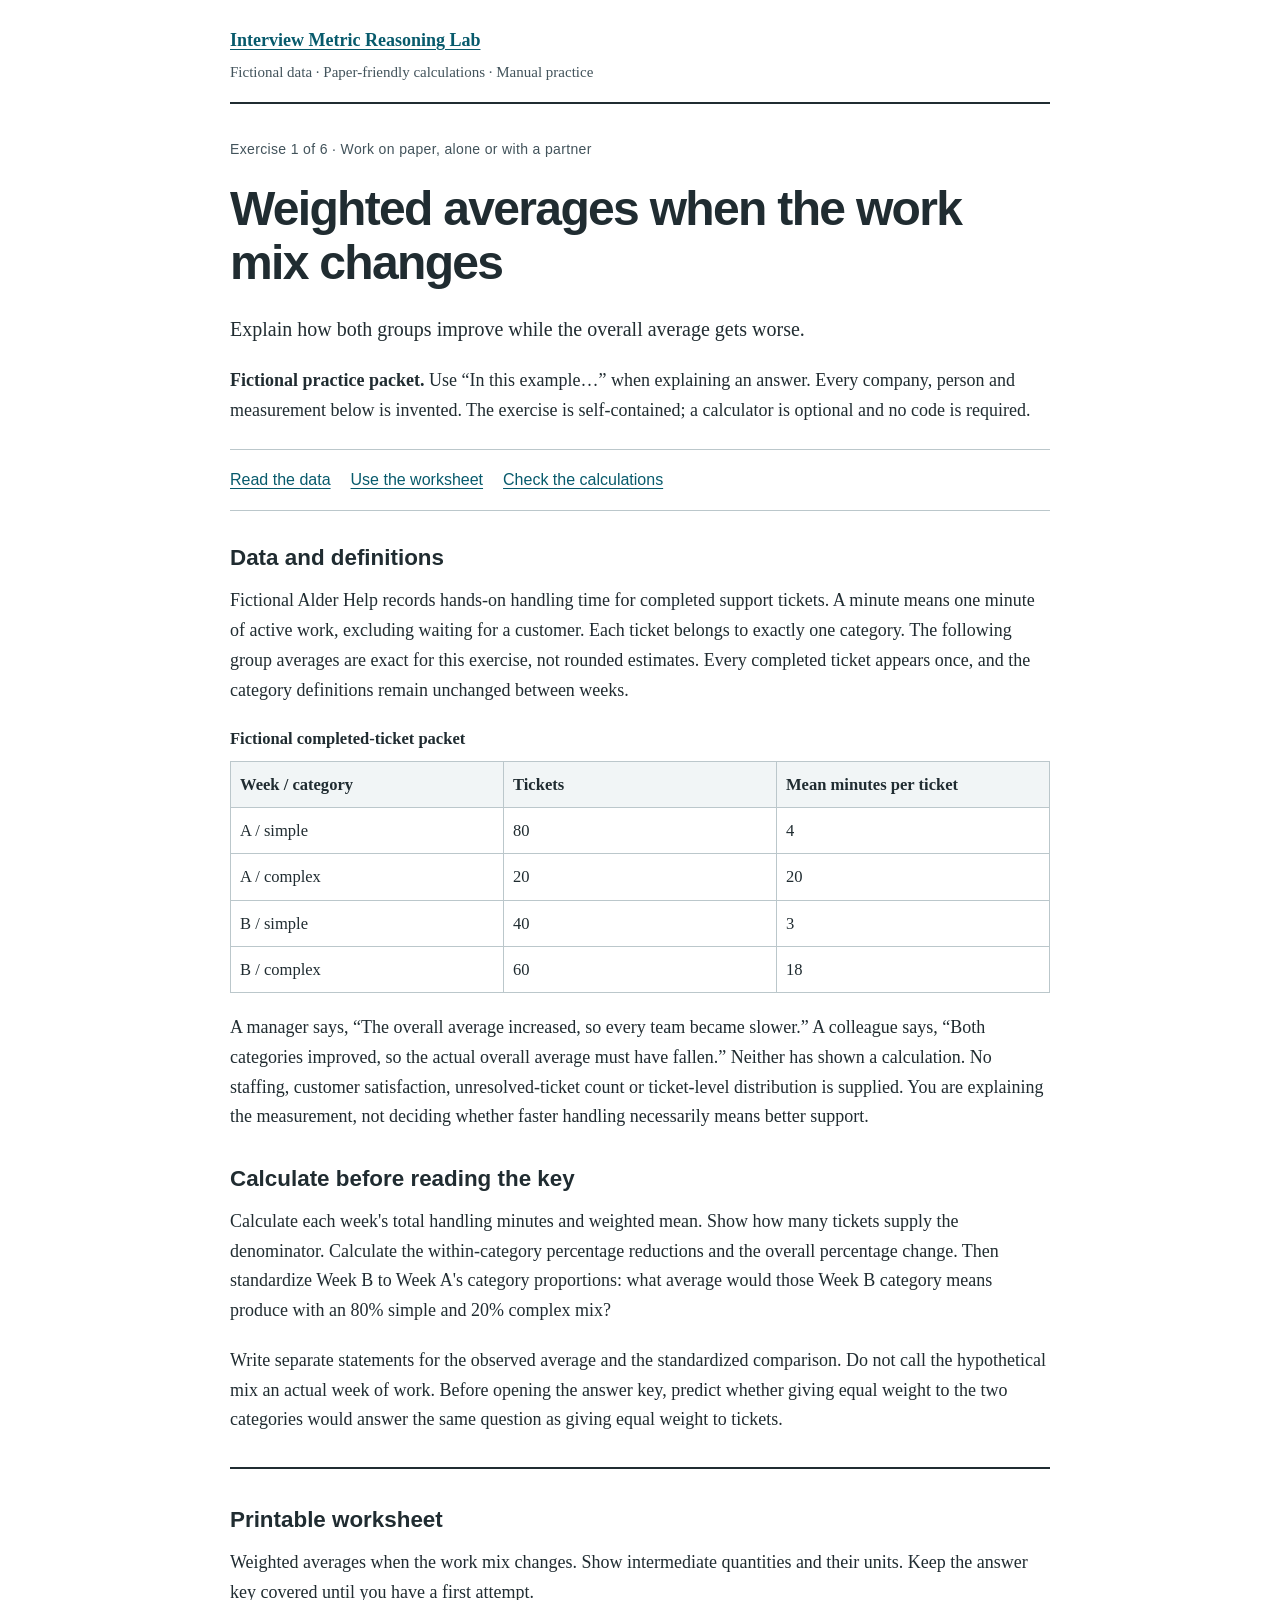
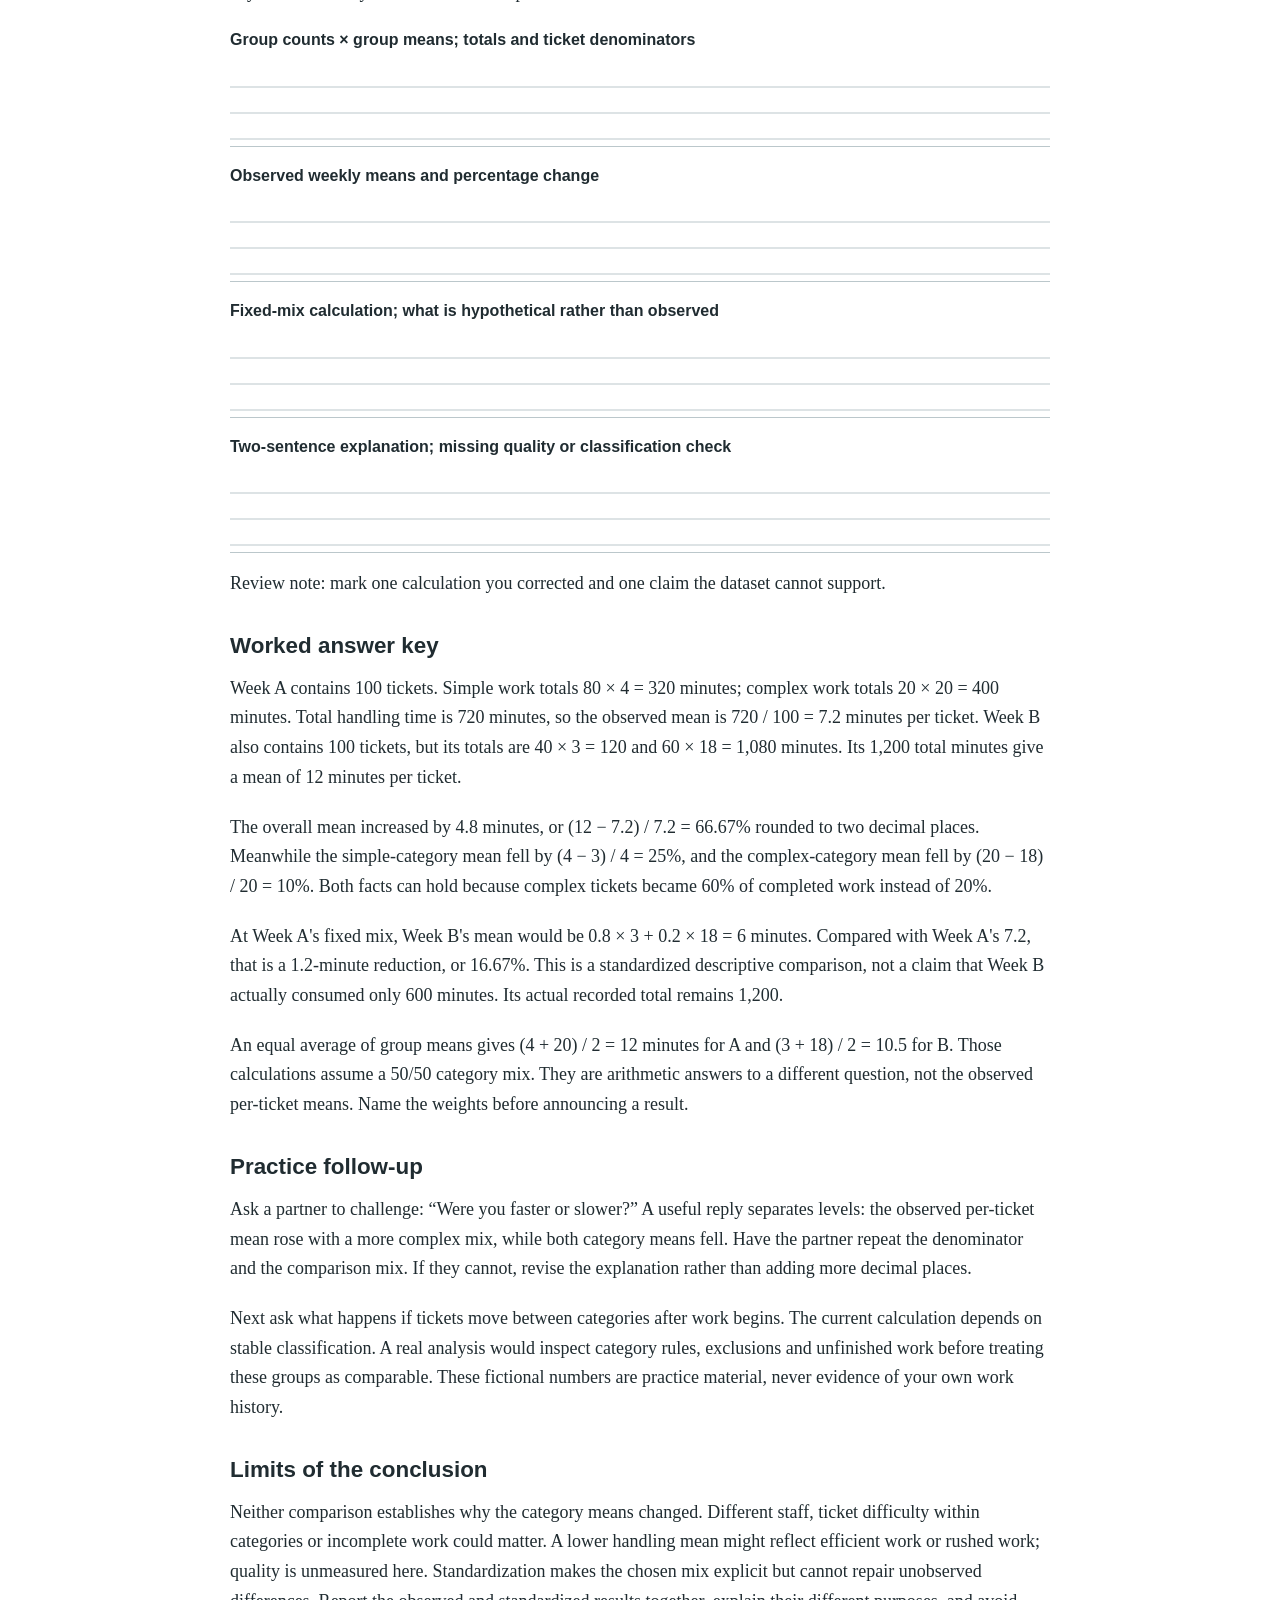
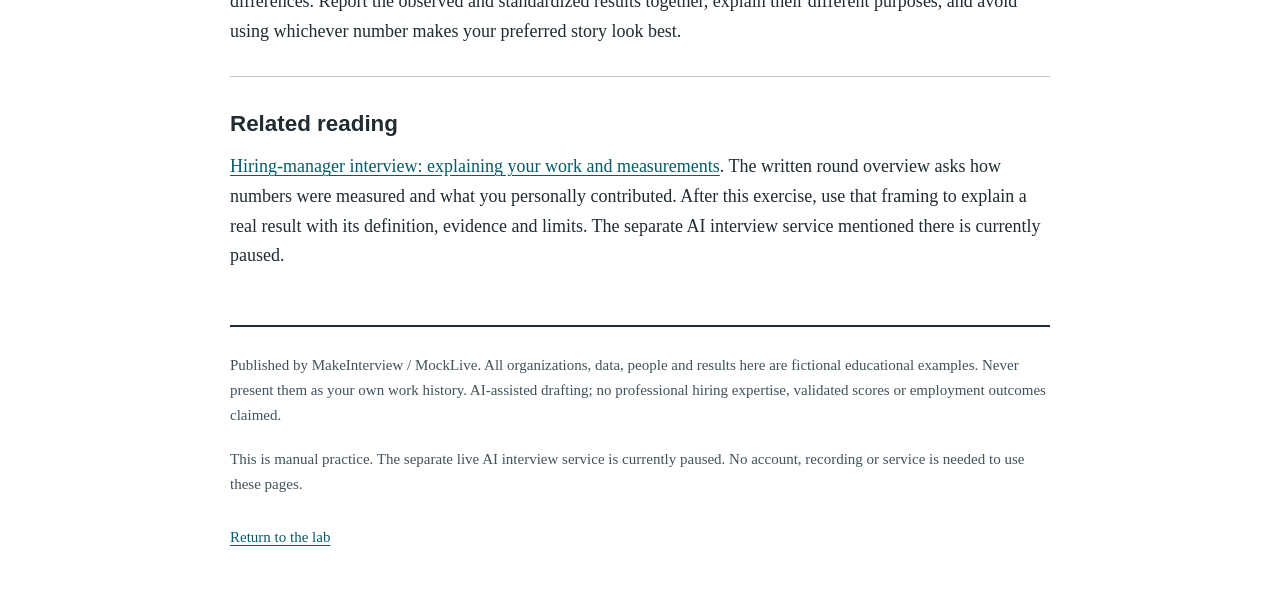
<file: weighted-average-mix.html>
<!doctype html><html lang="en"><head><meta charset="utf-8"><meta name="viewport" content="width=device-width, initial-scale=1"><title>Weighted averages when the work mix changes | Interview Metric Reasoning Lab</title><meta name="description" content="Explain how both groups improve while the overall average gets worse."><link rel="canonical" href="https://szj2ys.github.io/interview-metric-reasoning-lab/weighted-average-mix.html"><link rel="stylesheet" href="style.css"></head><body><a class="skip" href="#main">Skip to content</a><header><a href="index.html">Interview Metric Reasoning Lab</a><p>Fictional data · Paper-friendly calculations · Manual practice</p></header><main id="main"><p class="eyebrow">Exercise 1 of 6 · Work on paper, alone or with a partner</p><h1>Weighted averages when the work mix changes</h1><p class="lede">Explain how both groups improve while the overall average gets worse.</p><p><strong>Fictional practice packet.</strong> Use “In this example…” when explaining an answer. Every company, person and measurement below is invented. The exercise is self-contained; a calculator is optional and no code is required.</p><nav aria-label="Exercise sections"><a href="#packet">Read the data</a><a href="#worksheet">Use the worksheet</a><a href="#key">Check the calculations</a></nav><section id="packet"><h2>Data and definitions</h2><p>Fictional Alder Help records hands-on handling time for completed support tickets. A minute means one minute of active work, excluding waiting for a customer. Each ticket belongs to exactly one category. The following group averages are exact for this exercise, not rounded estimates. Every completed ticket appears once, and the category definitions remain unchanged between weeks.</p><table><caption>Fictional completed-ticket packet</caption><thead><tr><th>Week / category</th><th>Tickets</th><th>Mean minutes per ticket</th></tr></thead><tbody><tr><td>A / simple</td><td>80</td><td>4</td></tr><tr><td>A / complex</td><td>20</td><td>20</td></tr><tr><td>B / simple</td><td>40</td><td>3</td></tr><tr><td>B / complex</td><td>60</td><td>18</td></tr></tbody></table><p>A manager says, “The overall average increased, so every team became slower.” A colleague says, “Both categories improved, so the actual overall average must have fallen.” Neither has shown a calculation. No staffing, customer satisfaction, unresolved-ticket count or ticket-level distribution is supplied. You are explaining the measurement, not deciding whether faster handling necessarily means better support.</p></section><section id="task"><h2>Calculate before reading the key</h2><p>Calculate each week's total handling minutes and weighted mean. Show how many tickets supply the denominator. Calculate the within-category percentage reductions and the overall percentage change. Then standardize Week B to Week A's category proportions: what average would those Week B category means produce with an 80% simple and 20% complex mix?</p><p>Write separate statements for the observed average and the standardized comparison. Do not call the hypothetical mix an actual week of work. Before opening the answer key, predict whether giving equal weight to the two categories would answer the same question as giving equal weight to tickets.</p></section><section id="worksheet" class="worksheet"><h2>Printable worksheet</h2><p>Weighted averages when the work mix changes. Show intermediate quantities and their units. Keep the answer key covered until you have a first attempt.</p><div class="answer"><h3>Group counts × group means; totals and ticket denominators</h3><div class="writing-space" aria-label="Blank writing space"></div></div><div class="answer"><h3>Observed weekly means and percentage change</h3><div class="writing-space" aria-label="Blank writing space"></div></div><div class="answer"><h3>Fixed-mix calculation; what is hypothetical rather than observed</h3><div class="writing-space" aria-label="Blank writing space"></div></div><div class="answer"><h3>Two-sentence explanation; missing quality or classification check</h3><div class="writing-space" aria-label="Blank writing space"></div></div><p>Review note: mark one calculation you corrected and one claim the dataset cannot support.</p></section><section id="key" class="peer"><h2>Worked answer key</h2><p>Week A contains 100 tickets. Simple work totals 80 × 4 = 320 minutes; complex work totals 20 × 20 = 400 minutes. Total handling time is 720 minutes, so the observed mean is 720 / 100 = 7.2 minutes per ticket. Week B also contains 100 tickets, but its totals are 40 × 3 = 120 and 60 × 18 = 1,080 minutes. Its 1,200 total minutes give a mean of 12 minutes per ticket.</p><p>The overall mean increased by 4.8 minutes, or (12 − 7.2) / 7.2 = 66.67% rounded to two decimal places. Meanwhile the simple-category mean fell by (4 − 3) / 4 = 25%, and the complex-category mean fell by (20 − 18) / 20 = 10%. Both facts can hold because complex tickets became 60% of completed work instead of 20%.</p><p>At Week A's fixed mix, Week B's mean would be 0.8 × 3 + 0.2 × 18 = 6 minutes. Compared with Week A's 7.2, that is a 1.2-minute reduction, or 16.67%. This is a standardized descriptive comparison, not a claim that Week B actually consumed only 600 minutes. Its actual recorded total remains 1,200.</p><p>An equal average of group means gives (4 + 20) / 2 = 12 minutes for A and (3 + 18) / 2 = 10.5 for B. Those calculations assume a 50/50 category mix. They are arithmetic answers to a different question, not the observed per-ticket means. Name the weights before announcing a result.</p></section><section id="follow"><h2>Practice follow-up</h2><p>Ask a partner to challenge: “Were you faster or slower?” A useful reply separates levels: the observed per-ticket mean rose with a more complex mix, while both category means fell. Have the partner repeat the denominator and the comparison mix. If they cannot, revise the explanation rather than adding more decimal places.</p><p>Next ask what happens if tickets move between categories after work begins. The current calculation depends on stable classification. A real analysis would inspect category rules, exclusions and unfinished work before treating these groups as comparable. These fictional numbers are practice material, never evidence of your own work history.</p></section><section id="limits"><h2>Limits of the conclusion</h2><p>Neither comparison establishes why the category means changed. Different staff, ticket difficulty within categories or incomplete work could matter. A lower handling mean might reflect efficient work or rushed work; quality is unmeasured here. Standardization makes the chosen mix explicit but cannot repair unobserved differences. Report the observed and standardized results together, explain their different purposes, and avoid using whichever number makes your preferred story look best.</p></section><aside><h2>Related reading</h2><p><a href="https://makeinterview.com/en/mock-interview/hiring-manager">Hiring-manager interview: explaining your work and measurements</a>. The written round overview asks how numbers were measured and what you personally contributed. After this exercise, use that framing to explain a real result with its definition, evidence and limits. The separate AI interview service mentioned there is currently paused.</p></aside></main><footer><p>Published by MakeInterview / MockLive. All organizations, data, people and results here are fictional educational examples. Never present them as your own work history. AI-assisted drafting; no professional hiring expertise, validated scores or employment outcomes claimed.</p><p>This is manual practice. The separate live AI interview service is currently paused. No account, recording or service is needed to use these pages.</p><a href="index.html">Return to the lab</a></footer></body></html>
</file>
<file: style.css>
:root{color-scheme:light;--ink:#202c31;--paper:#fff;--muted:#42535b;--link:#075a6c;--rule:#bbc7cb;--wash:#f1f5f6}*{box-sizing:border-box}html{scroll-behavior:auto}body{margin:0;background:var(--paper);color:var(--ink);font:18px/1.65 Georgia,'Times New Roman',serif}header,main,footer{width:min(100% - 40px,820px);margin:auto}header{border-bottom:2px solid var(--ink);padding:26px 0 18px}header a{font-size:18px;font-weight:bold}header p{margin:4px 0 0;font-size:15px;color:var(--muted)}main{padding:34px 0}h1,h2,h3,nav,label,.eyebrow{font-family:Arial,Helvetica,sans-serif}h1{font-size:clamp(2rem,5vw,3rem);line-height:1.14;letter-spacing:-.035em;margin:12px 0 22px}h2{font-size:1.4rem;line-height:1.3;margin:32px 0 14px}p{margin:0 0 20px}a{color:var(--link);text-underline-offset:3px}a:hover{color:#003848}a:focus-visible,textarea:focus-visible{outline:3px solid #b34600;outline-offset:3px}.lede{font-size:1.25rem}.eyebrow{font-size:14px;letter-spacing:.025em;color:var(--muted)}nav{display:flex;flex-wrap:wrap;gap:6px 20px;border-block:1px solid var(--rule);padding:8px 0;margin:24px 0}nav a{display:inline-flex;align-items:center;min-height:44px;font-size:16px}section,aside{scroll-margin-top:20px}blockquote{margin:0 0 26px;padding:20px 24px;background:var(--wash);border-left:4px solid var(--link)}blockquote p{margin:0}.steps{padding-left:26px}.steps li{padding-left:8px;margin-bottom:18px}.worksheet{border-top:2px solid var(--ink);margin-top:32px;padding-top:4px}label{display:block;font-size:16px;font-weight:700;margin:20px 0}textarea{display:block;width:100%;min-height:116px;margin-top:7px;padding:10px;border:1px solid #627780;border-radius:0;background:#fff;color:var(--ink);font:17px/1.5 Arial,Helvetica,sans-serif;resize:vertical}.modules{list-style:none;padding:0;counter-reset:modules}.modules li{border-top:1px solid var(--rule);padding:0 0 14px}.modules h2{margin-top:22px}.modules p{margin-bottom:10px}aside{border-top:1px solid var(--rule);margin-top:30px}footer{border-top:2px solid var(--ink);padding:26px 0 40px;color:var(--muted);font-size:15px}footer a{display:inline-block;min-height:44px;padding-top:8px}.skip{position:absolute;top:0;left:20px;background:#fff;padding:10px;transform:translateY(-150%)}.skip:focus{transform:none}code{font-size:.9em;overflow-wrap:anywhere}@media(max-width:480px){body{font-size:17px}header,main,footer{width:calc(100% - 32px)}main{padding-top:24px}blockquote{padding:16px}nav{display:block}nav a{display:flex}h2{font-size:1.3rem}}@media print{@page{size:A4;margin:16mm}body{font-size:11pt;line-height:1.45;color:#000}header,main,footer{width:100%;padding:0}header{margin-bottom:10mm}header p{font-size:10pt}main{padding:0}h1{font-size:25pt}h2{font-size:15pt;break-after:avoid}nav,.skip{display:none}blockquote{background:none;padding:3mm 5mm;border-left:1mm solid #333}p,li{orphans:3;widows:3}label{break-inside:avoid;font-size:11pt;margin:6mm 0}textarea{height:30mm;min-height:30mm;font-size:11pt;resize:none;overflow:visible;border:1px solid #777}a{color:#000;text-decoration:underline}.worksheet{break-before:page}footer{margin-top:8mm;font-size:9pt}.modules li{break-inside:avoid}}

/* Metric-lab document additions; base style above is unchanged. */
table{width:100%;border-collapse:collapse;margin:20px 0;font-size:.92em;table-layout:fixed}caption{text-align:left;font-weight:bold;margin-bottom:8px}th,td{border:1px solid var(--rule);padding:9px;vertical-align:top;overflow-wrap:anywhere}th{background:var(--wash);text-align:left}.data{font-family:Arial,Helvetica,sans-serif;padding:16px;background:var(--wash)}.answer{break-inside:avoid;margin:16px 0}.answer h3{font-size:16px;margin:0 0 8px}.writing-space{height:85px;border-bottom:1px solid var(--rule);background:repeating-linear-gradient(to bottom,transparent 0,transparent 24px,var(--rule) 25px,transparent 26px)}@media(max-width:480px){th,td{padding:6px;font-size:14px}table{line-height:1.45}}@media print{table{font-size:9pt;line-height:1.3}thead{display:table-header-group}tr{break-inside:avoid}th,td{padding:2mm}.peer{break-before:page}.answer{margin:5mm 0}.answer h3{font-size:11pt}.writing-space{height:25mm;background:none;border-top:1px solid #bbb;border-bottom:1px solid #777}.worksheet h2{margin-top:0}aside{break-inside:avoid}}
</file>
